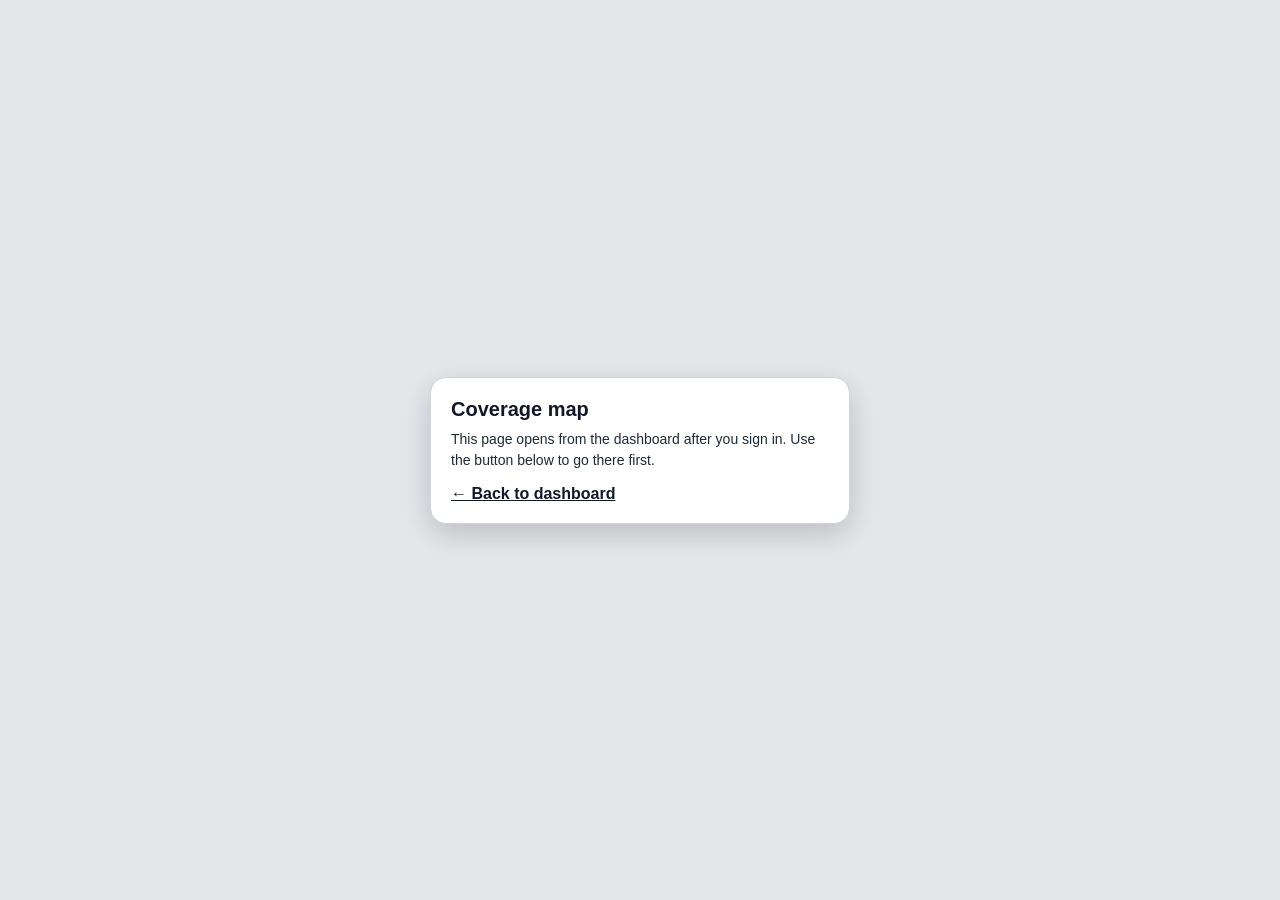
<file: coverage.html>
<!doctype html>
<html lang="en">
<head>
<meta charset="utf-8" />
<meta name="viewport" content="width=device-width, initial-scale=1, viewport-fit=cover" />
<meta name="color-scheme" content="light" />
<link rel="apple-touch-icon" href="apple-touch-icon.png">
<link rel="icon" type="image/png" sizes="512x512" href="icon-512.png">
<link rel="icon" type="image/png" sizes="192x192" href="icon-192.png">
<link rel="icon" type="image/png" sizes="32x32" href="favicon-32.png">
<title>Coverage map: Boulder Black Line</title>
<meta name="description" content="See where Boulder Black Line picks up and drops off: the Denver metro coverage map with covered ZIP codes, flat-fare towns, and venue zones.">
<link rel="stylesheet" href="assets/bbl-coverage/leaflet.css" />
<style>
  *{box-sizing:border-box}
  html,body{height:100%;margin:0;padding:0}
  body{font-family: ui-sans-system, -apple-system, BlinkMacSystemFont, "Segoe UI", Roboto, Helvetica, Arial, sans-serif; color:#111827; background:#e5e7eb; overflow:hidden}
  button,[role="button"]{min-height:36px}

  #map{position:absolute;inset:0;z-index:0;background:#ddd}

  /* Panel — always white / dark text per owner's readable-pages rule */
  .panel{
    position:absolute; z-index:1000;
    left:12px; top:12px;
    width: min(380px, calc(100vw - 24px));
    max-height: calc(100dvh - 24px);
    overflow:auto;
    background:#ffffff;
    border:1px solid #d1d5db;
    border-radius:16px;
    box-shadow:0 10px 30px rgba(0,0,0,.18), 0 2px 8px rgba(0,0,0,.12);
    padding:16px 16px 14px;
  }
  .panel::-webkit-scrollbar{width:6px}
  .panel::-webkit-scrollbar-thumb{background:#cbd5e1;border-radius:999px}

  .eyebrow{font-size:11px; letter-spacing:.08em; text-transform:uppercase; font-weight:700; color:#6b7280; margin:0 0 4px}
  h1{font-size:22px; line-height:1.15; letter-spacing:-.02em; margin:0; font-weight:800; color:#0f172a}
  .subtitle{font-size:13.5px; line-height:1.5; color:#1f2937; margin:8px 0 0}

  .legend{display:flex; gap:8px; margin-top:12px}
  .legend-item{
    flex:1; display:flex; align-items:center; gap:8px;
    border:1px solid #e5e7eb; border-radius:10px; padding:8px 10px;
    font-size:13px; font-weight:700; color:#111827; line-height:1.3;
  }
  .legend-swatch{width:22px; height:22px; border-radius:6px; flex-shrink:0}
  .swatch-green{background:#4ade80; border:2px solid #15803d}
  .swatch-white{background:#ffffff; border:2px solid #6b7280}

  .actions{display:flex; gap:8px; margin-top:12px; flex-wrap:wrap}
  .btn{
    appearance:none; border:1px solid #111827; background:#111827; color:#fff;
    font-size:13px; font-weight:700; padding:8px 12px; border-radius:999px; cursor:pointer; min-height:38px;
  }
  .btn.secondary{background:#fff; color:#111827; border-color:#9ca3af}
  .btn.green{background:#15803d; border-color:#14532d}
  .btn:active{transform:scale(.98)}

  .count-box{
    margin-top:14px; background:#f0fdf4; border:1.5px solid #16a34a; border-radius:12px; padding:12px;
    text-align:center;
  }
  .count-big{font-size:30px; font-weight:900; color:#14532d; line-height:1}
  .count-label{font-size:13px; font-weight:700; color:#14532d; margin-top:4px}
  .count-sub{font-size:12px; color:#166534; margin-top:2px}

  .section-label{font-size:11px; letter-spacing:.07em; text-transform:uppercase; font-weight:800; color:#6b7280; margin:16px 0 6px}
  .change-list{font-size:13.5px; line-height:1.65; color:#111827; font-weight:600; word-break:break-word}
  .change-list .zip-line{padding:2px 0; border-bottom:1px solid #f3f4f6}
  .change-list .zip-line:last-child{border-bottom:none}
  .change-empty{font-size:13px; line-height:1.5; color:#4b5563}
  .removed-box{background:#fef2f2; border:1px solid #fecaca; border-radius:12px; padding:10px 12px}
  .added-box{background:#f0fdf4; border:1px solid #bbf7d0; border-radius:12px; padding:10px 12px}

  .copy-actions{display:flex; gap:8px; margin-top:14px; flex-wrap:wrap; align-items:center}
  .copy-msg{font-size:13px; font-weight:800; color:#14532d}

  .session-note{
    margin-top:12px; background:#fffbeb; border:1.5px solid #f59e0b; border-radius:12px; padding:11px 12px;
    font-size:13px; line-height:1.5; color:#78350f;
  }
  .session-note strong{color:#92400e}

  .fare-note{font-size:12.5px; line-height:1.55; color:#374151; margin-top:12px}
  .footer-note{font-size:11.5px; line-height:1.5; color:#6b7280; margin-top:10px; border-top:1px solid #f3f4f6; padding-top:10px}

  [hidden]{display:none !important}

  .zip-label{
    background:transparent; border:none; box-shadow:none;
    font-size:12px; font-weight:800; color:#111827; letter-spacing:.02em;
    text-shadow:0 0 3px #fff, 0 0 3px #fff, 0 0 6px #fff, 0 0 6px #fff, 0 0 10px #fff;
  }
  .zip-label::before{display:none}
  .zip-toggle.is-on{background:#15803d; color:#ffffff; border-color:#14532d}
  #editBtn{background:#111827; color:#fff; border-color:#111827}
  #editBtn.editing{background:#b45309; color:#fff; border-color:#92400e}
  .mode-note{font-size:13px; font-weight:700; color:#374151; margin:10px 0 0}
  .zip-toggle:not(.is-on){background:#ffffff; color:#6b7280; border-color:#9ca3af}

  /* Venue stars */
  .venue-legend{
    margin-top:8px; display:flex; align-items:center; gap:2px;
    font-size:13px; font-weight:700; color:#111827; line-height:1.4;
  }
  .venue-toggle.is-on{background:#111827; color:#fde047; border-color:#111827}
  .venue-toggle:not(.is-on){background:#ffffff; color:#6b7280; border-color:#9ca3af}
  .venue-marker{background:transparent !important; border:none !important}
  .venue-hit{width:36px; height:36px; display:flex; align-items:center; justify-content:center; background:transparent; cursor:pointer}
  .venue-star{
    width:18px; height:18px; display:flex; align-items:center; justify-content:center;
    font-size:14px; line-height:1; color:#facc15;
    -webkit-text-stroke:0.7px #111827;
    text-shadow:0 0 1px #111827, 0 1px 2px rgba(0,0,0,.55), 0 0 3px rgba(0,0,0,.35);
    cursor:pointer; user-select:none; -webkit-user-select:none;
    filter:drop-shadow(0 1px 1px rgba(0,0,0,.4));
  }
  .pop-venue-name{font-size:15px; font-weight:900; line-height:1.15; color:#111827}
  .pop-venue-price{font-size:13px; font-weight:800; color:#14532d; margin-top:5px; background:#f0fdf4; border:1.5px solid #16a34a; border-radius:8px; padding:5px 7px}
  .pop-venue-rule{font-size:11px; line-height:1.4; color:#1f2937; margin-top:5px; text-align:left}

  /* Mountain town price tags + purple areas */
  .mountain-legend{
    margin-top:6px; display:flex; align-items:center; gap:2px;
    font-size:13px; font-weight:700; color:#111827; line-height:1.4;
  }
  .mountain-toggle.is-on{background:#7c3aed; color:#ffffff; border-color:#581c87}
  .mountain-toggle:not(.is-on){background:#ffffff; color:#6b7280; border-color:#9ca3af}
  .mountain-marker{background:transparent !important; border:none !important}
  .mountain-tag{
    display:flex; align-items:center; justify-content:center; gap:1px;
    background:#7c3aed; color:#ffffff; border:0.6px solid #581c87; border-radius:999px;
    font-size:4.2px; font-weight:800; line-height:1; white-space:nowrap; letter-spacing:.01em;
    box-shadow:0 0.6px 2.4px rgba(0,0,0,.35); padding:2.4px 3px;
    min-width:27.6px; min-height:10.8px; cursor:pointer; user-select:none; -webkit-user-select:none;
  }
  .pop-mountain-name{font-size:15px; font-weight:900; line-height:1.15; color:#111827}
  .pop-mountain-price{font-size:13px; font-weight:800; color:#581c87; margin-top:5px; background:#faf5ff; border:1.5px solid #7c3aed; border-radius:8px; padding:5px 7px}
  .pop-mountain-rule{font-size:11px; line-height:1.4; color:#1f2937; margin-top:5px; text-align:left}

  /* Mobile collapse toggle */
  .collapse-btn{display:none}
  @media (max-width:640px){
    /* Bottom sheet on phones: the top of the map stays visible and tappable */
    .panel{left:8px; top:auto; bottom:8px; width:calc(100vw - 16px); padding:14px 14px 12px; max-height:52dvh}
    .panel.collapsed{max-height:none}
    .panel.collapsed .collapsible{display:none}
    .collapse-btn{
      display:inline-flex; align-items:center; justify-content:center;
      margin-left:auto; border:1px solid #e5e7eb; background:#f9fafb; width:36px; height:36px; border-radius:999px; cursor:pointer; font-size:18px; flex-shrink:0;
    }
    h1{font-size:20px}
  }

  /* Tap popup — compact ZIP + city (staged Nov 22, 2026: ~70% of the original size) */
  .leaflet-popup-content-wrapper{border-radius:10px; box-shadow:0 8px 24px rgba(0,0,0,.25)}
  .leaflet-popup-content{margin:7px 8px; font-family:inherit; min-width:150px; text-align:center}
  .pop-zip{font-size:22px; font-weight:900; line-height:1; color:#111827; letter-spacing:.01em}
  .pop-city{font-size:12px; font-weight:700; color:#1f2937; margin-top:3px}
  .pop-state{display:inline-block; margin-top:6px; font-size:11px; font-weight:800; padding:3px 8px; border-radius:999px}
  .pop-state.in{background:#dcfce7; color:#14532d; border:1.5px solid #16a34a}
  .pop-state.out{background:#f3f4f6; color:#374151; border:1.5px solid #6b7280}
  .pop-hint{font-size:10.5px; color:#4b5563; margin-top:5px; line-height:1.35}
  .leaflet-control-zoom a{width:36px !important; height:36px !important; line-height:36px !important}
  .leaflet-control-attribution{font-size:10px; background:rgba(255,255,255,.85) !important}
</style>
<style>.skip-link{position:absolute;left:-9999px;top:0;background:#111;color:#fff;padding:10px 16px;z-index:200;border-radius:0 0 10px 0;font-weight:700}.skip-link:focus{left:0}</style>
<link rel="canonical" href="https://boulderblack.com/coverage">
<meta property="og:type" content="website"><meta property="og:site_name" content="Boulder Black Line"><meta property="og:title" content="Coverage map: Boulder Black Line"><meta property="og:description" content="See where Boulder Black Line picks up and drops off: the Denver metro coverage map with covered ZIP codes, flat-fare towns, and venue zones."><meta property="og:url" content="https://boulderblack.com/coverage"><meta property="og:image" content="https://boulderblack.com/icon-512.png"><meta name="twitter:card" content="summary"><meta name="twitter:title" content="Coverage map: Boulder Black Line"><meta name="twitter:description" content="See where Boulder Black Line picks up and drops off: the Denver metro coverage map with covered ZIP codes, flat-fare towns, and venue zones."><meta name="twitter:image" content="https://boulderblack.com/icon-512.png">
</head>
<body>
<a class="skip-link" href="#map">Skip to content</a>

<div id="map" aria-label="Coverage map" hidden></div>

<div id="covLocked" style="position:absolute;inset:0;z-index:2000;display:flex;align-items:center;justify-content:center;background:#e5e7eb;padding:16px">
  <div style="background:#fff;border:1px solid #d1d5db;border-radius:16px;padding:20px;max-width:420px;width:100%;box-shadow:0 10px 30px rgba(0,0,0,.18)">
    <p style="font-size:20px;margin:0 0 8px;font-weight:700">Coverage map</p>
    <p id="covLockedMsg" style="font-size:14px;line-height:1.5;color:#1f2937;margin:0 0 14px">Checking your sign-in…</p>
    <a href="/owner.html" style="font-weight:700;color:#111827">← Back to dashboard</a>
  </div>
</div>

<aside class="panel" id="panel" aria-label="ZIP coverage picker controls" hidden>
  <div style="display:flex;justify-content:space-between;align-items:center;margin-bottom:10px"><a href="/owner.html" style="font-weight:700;color:#111827;font-size:14px">← Back to dashboard</a><span id="covRole" style="font-size:12.5px;font-weight:700;color:#374151"></span></div>
  <div style="display:flex; align-items:flex-start; gap:8px">
    <div style="flex:1; min-width:0">
      <p class="eyebrow">Boulder Black Line • Dashboard</p>
      <h1>Coverage map</h1>
    </div>
    <button class="collapse-btn" id="collapseBtn" aria-label="Collapse panel" title="Show / hide panel">−</button>
  </div>

  <div class="collapsible" id="collapsible">
    <p class="subtitle"><strong>Live coverage: the shipped 124 ZIPs are green.</strong> Green = in coverage. White = not covered. In view mode, tap a ZIP to see its number and city in big text. Nothing changes. Tap <strong>Edit</strong> to change coverage: in edit mode, tap a green ZIP to take it out, tap a white ZIP to add it in. Zoom in to read the ZIP numbers.</p>

    <div class="legend" aria-label="Legend">
      <div class="legend-item"><span class="legend-swatch swatch-green"></span> Green<br />In coverage</div>
      <div class="legend-item"><span class="legend-swatch swatch-white"></span> White<br />Not covered</div>
    </div>
    <div class="venue-legend">★ = venue. Tap a star to see its price.</div>
    <div class="mountain-legend">Purple areas + price tags = flat-rate towns (mountain and city). Tap for the fare.</div>

    <div class="actions">
      <button class="btn" id="metroBtn">Denver metro view</button>
      <button class="btn secondary" id="allBtn">See all ZIPs</button>
      <button class="btn" id="editBtn" aria-pressed="false">Edit</button>
      <button class="btn secondary zip-toggle is-on" id="zipBtn" aria-pressed="true" aria-label="Show or hide ZIP codes">ZIP codes</button>
      <button class="btn secondary venue-toggle is-on" id="venueBtn" aria-pressed="true" aria-label="Show or hide venue stars">Venues ★</button>
      <button class="btn secondary mountain-toggle is-on" id="mountainBtn" aria-pressed="true" aria-label="Show or hide flat towns">Flat towns ▲</button>
    </div>

    <p class="mode-note" id="modeNote">View mode: taps only look. Nothing can change.</p>

    <div class="count-box">
      <div class="count-big" id="covCount">…</div>
      <div class="count-label">ZIP codes in coverage</div>
      <div class="count-sub" id="covSub">Counting…</div>
    </div>

    <p class="section-label">Removed from shipped coverage</p>
    <div class="removed-box">
      <div class="change-empty" id="removedEmpty">None. You haven't removed any ZIP yet.</div>
      <div class="change-list" id="removedList" hidden></div>
    </div>

    <p class="section-label">Added by you</p>
    <div class="added-box">
      <div class="change-empty" id="addedEmpty">None. You haven't added any ZIP yet.</div>
      <div class="change-list" id="addedList" hidden></div>
    </div>

    <div class="copy-actions">
      <button class="btn green" id="copyBtn">Copy coverage list</button>
      <button class="btn secondary" id="resetBtn">Reset to shipped coverage</button>
      <span class="copy-msg" id="copyMsg" aria-live="polite"></span>
    </div>

    <div class="session-note"><strong>Changes here make a list. Send it to be applied.</strong> Your picks last only while this page stays open. They are not saved, and they do not change any fares by themselves. When your map looks right, tap <strong>Copy coverage list</strong> and send the list in.</div>

    <p class="fare-note">Venues and mountain towns keep their own flat prices even inside a green ZIP. Green here means regular mileage coverage for the other addresses in that ZIP.</p>

    <p class="footer-note">ZIP boundaries are real Census ZIP code areas (ZCTA). City names are each ZIP's primary city. 301 ZIP codes are on this map.</p>
    <p class="footer-note">Build 23 · v2026.11.26-build23 · 2026-11-26</p>
    <p class="footer-note"><a href="/index.html">Home</a></p>
  </div>
</aside>

<script>
  window.__startCoverage = function(){
  // ——— Shipped live coverage — the owner's 124 ZIPs, live Nov 22, 2026 (v3.10.2111 + backend). This list IS the default; no circle or box test. ———
  var SHIPPED_ZIP_LIST = ["80002","80003","80004","80005","80007","80010","80011","80012","80013","80014","80015","80016","80017","80018","80019","80020","80021","80022","80023","80024","80025","80026","80027","80030","80031","80033","80045","80108","80110","80111","80112","80113","80120","80121","80122","80123","80124","80125","80126","80127","80128","80129","80130","80131","80134","80137","80138","80202","80203","80204","80205","80206","80207","80209","80210","80211","80212","80214","80215","80216","80218","80219","80220","80221","80222","80223","80224","80226","80227","80228","80229","80230","80231","80232","80233","80234","80235","80236","80237","80238","80239","80241","80246","80247","80249","80260","80264","80290","80293","80294","80301","80302","80303","80304","80305","80310","80401","80403","80419","80427","80433","80439","80453","80454","80457","80465","80471","80501","80503","80504","80514","80516","80520","80530","80542","80544","80601","80602","80603","80621","80623","80640","80642","80651"];
  var SHIPPED_ZIPS = {};
  SHIPPED_ZIP_LIST.forEach(function(z){ SHIPPED_ZIPS[z] = true; });

  // ZIP -> primary city, joined from a public US ZIP codes dataset (city + state) onto the Census ZCTA polygons by ZIP.
  var ZIP_CITY = {"80002":"Arvada, CO","80003":"Arvada, CO","80004":"Arvada, CO","80005":"Arvada, CO","80007":"Arvada, CO","80010":"Aurora, CO","80011":"Aurora, CO","80012":"Aurora, CO","80013":"Aurora, CO","80014":"Aurora, CO","80015":"Aurora, CO","80016":"Aurora, CO","80017":"Aurora, CO","80018":"Aurora, CO","80019":"Aurora, CO","80020":"Broomfield, CO","80021":"Broomfield, CO","80022":"Commerce City, CO","80023":"Thornton, CO","80024":"Dupont, CO","80025":"Eldorado Springs, CO","80026":"Lafayette, CO","80027":"Louisville, CO","80030":"Westminster, CO","80031":"Westminster, CO","80033":"Wheat Ridge, CO","80045":"Aurora, CO","80102":"Bennett, CO","80104":"Castle Rock, CO","80105":"Deer Trail, CO","80106":"Elbert, CO","80107":"Elizabeth, CO","80108":"Castle Rock, CO","80109":"Castle Rock, CO","80110":"Englewood, CO","80111":"Englewood, CO","80112":"Englewood, CO","80113":"Englewood, CO","80116":"Franktown, CO","80117":"Kiowa, CO","80118":"Larkspur, CO","80120":"Littleton, CO","80121":"Littleton, CO","80122":"Littleton, CO","80123":"Littleton, CO","80124":"Littleton, CO","80125":"Littleton, CO","80126":"Littleton, CO","80127":"Littleton, CO","80128":"Littleton, CO","80129":"Littleton, CO","80130":"Littleton, CO","80131":"Louviers, CO","80132":"Monument, CO","80133":"Palmer Lake, CO","80134":"Parker, CO","80135":"Sedalia, CO","80136":"Strasburg, CO","80137":"Watkins, CO","80138":"Parker, CO","80202":"Denver, CO","80203":"Denver, CO","80204":"Denver, CO","80205":"Denver, CO","80206":"Denver, CO","80207":"Denver, CO","80209":"Denver, CO","80210":"Denver, CO","80211":"Denver, CO","80212":"Denver, CO","80214":"Denver, CO","80215":"Denver, CO","80216":"Denver, CO","80218":"Denver, CO","80219":"Denver, CO","80220":"Denver, CO","80221":"Denver, CO","80222":"Denver, CO","80223":"Denver, CO","80224":"Denver, CO","80226":"Denver, CO","80227":"Denver, CO","80228":"Denver, CO","80229":"Denver, CO","80230":"Denver, CO","80231":"Denver, CO","80232":"Denver, CO","80233":"Denver, CO","80234":"Denver, CO","80235":"Denver, CO","80236":"Denver, CO","80237":"Denver, CO","80238":"Denver, CO","80239":"Denver, CO","80241":"Denver, CO","80246":"Denver, CO","80247":"Denver, CO","80249":"Denver, CO","80260":"Denver, CO","80264":"Denver, CO","80290":"Denver, CO","80293":"Denver, CO","80294":"Denver, CO","80301":"Boulder, CO","80302":"Boulder, CO","80303":"Boulder, CO","80304":"Boulder, CO","80305":"Boulder, CO","80310":"Boulder, CO","80401":"Golden, CO","80403":"Golden, CO","80419":"Golden, CO","80420":"Alma, CO","80421":"Bailey, CO","80422":"Black Hawk, CO","80423":"Bond, CO","80424":"Breckenridge, CO","80425":"Buffalo Creek, CO","80426":"Burns, CO","80427":"Central City, CO","80428":"Clark, CO","80432":"Como, CO","80433":"Conifer, CO","80435":"Dillon, CO","80436":"Dumont, CO","80438":"Empire, CO","80439":"Evergreen, CO","80440":"Fairplay, CO","80442":"Fraser, CO","80443":"Frisco, CO","80444":"Georgetown, CO","80446":"Granby, CO","80447":"Grand Lake, CO","80448":"Grant, CO","80449":"Hartsel, CO","80451":"Hot Sulphur Springs, CO","80452":"Idaho Springs, CO","80453":"Idledale, CO","80454":"Indian Hills, CO","80455":"Jamestown, CO","80456":"Jefferson, CO","80457":"Kittredge, CO","80459":"Kremmling, CO","80461":"Leadville, CO","80463":"Mc Coy, CO","80465":"Morrison, CO","80466":"Nederland, CO","80467":"Oak Creek, CO","80468":"Parshall, CO","80469":"Phippsburg, CO","80470":"Pine, CO","80471":"Pinecliffe, CO","80473":"Rand, CO","80475":"Shawnee, CO","80476":"Silver Plume, CO","80477":"Steamboat Springs, CO","80478":"Tabernash, CO","80479":"Toponas, CO","80480":"Walden, CO","80481":"Ward, CO","80482":"Winter Park, CO","80483":"Yampa, CO","80487":"Steamboat Springs, CO","80488":"Steamboat Springs, CO","80497":"Silverthorne, CO","80498":"Silverthorne, CO","80501":"Longmont, CO","80503":"Longmont, CO","80504":"Longmont, CO","80510":"Allenspark, CO","80511":"Estes Park, CO","80512":"Bellvue, CO","80513":"Berthoud, CO","80514":"Dacono, CO","80515":"Drake, CO","80516":"Erie, CO","80517":"Estes Park, CO","80520":"Firestone, CO","80521":"Fort Collins, CO","80524":"Fort Collins, CO","80525":"Fort Collins, CO","80526":"Fort Collins, CO","80528":"Fort Collins, CO","80530":"Frederick, CO","80532":"Glen Haven, CO","80534":"Johnstown, CO","80535":"Laporte, CO","80536":"Livermore, CO","80537":"Loveland, CO","80538":"Loveland, CO","80540":"Lyons, CO","80542":"Mead, CO","80543":"Milliken, CO","80544":"Niwot, CO","80546":"Severance, CO","80547":"Timnath, CO","80549":"Wellington, CO","80550":"Windsor, CO","80601":"Brighton, CO","80602":"Brighton, CO","80603":"Brighton, CO","80610":"Ault, CO","80611":"Briggsdale, CO","80615":"Eaton, CO","80620":"Evans, CO","80621":"Fort Lupton, CO","80622":"Galeton, CO","80623":"Gilcrest, CO","80624":"Gill, CO","80631":"Greeley, CO","80634":"Greeley, CO","80640":"Henderson, CO","80642":"Hudson, CO","80643":"Keenesburg, CO","80644":"Kersey, CO","80645":"La Salle, CO","80648":"Nunn, CO","80649":"Orchard, CO","80650":"Pierce, CO","80651":"Platteville, CO","80652":"Roggen, CO","80729":"Grover, CO","80808":"Calhan, CO","80809":"Cascade, CO","80813":"Cripple Creek, CO","80814":"Divide, CO","80816":"Florissant, CO","80817":"Fountain, CO","80819":"Green Mountain Falls, CO","80820":"Guffey, CO","80827":"Lake George, CO","80829":"Manitou Springs, CO","80831":"Peyton, CO","80840":"U S A F Academy, CO","80860":"Victor, CO","80863":"Woodland Park, CO","80864":"Yoder, CO","80902":"Colorado Springs, CO","80903":"Colorado Springs, CO","80904":"Colorado Springs, CO","80905":"Colorado Springs, CO","80906":"Colorado Springs, CO","80907":"Colorado Springs, CO","80908":"Colorado Springs, CO","80909":"Colorado Springs, CO","80910":"Colorado Springs, CO","80911":"Colorado Springs, CO","80913":"Colorado Springs, CO","80914":"Colorado Springs, CO","80915":"Colorado Springs, CO","80916":"Colorado Springs, CO","80917":"Colorado Springs, CO","80918":"Colorado Springs, CO","80919":"Colorado Springs, CO","80920":"Colorado Springs, CO","80921":"Colorado Springs, CO","80922":"Colorado Springs, CO","80923":"Colorado Springs, CO","80924":"Colorado Springs, CO","80925":"Colorado Springs, CO","80926":"Colorado Springs, CO","80927":"Colorado Springs, CO","80928":"Colorado Springs, CO","80929":"Colorado Springs, CO","80930":"Colorado Springs, CO","80938":"Colorado Springs, CO","80939":"Colorado Springs, CO","80951":"Colorado Springs, CO","81008":"Pueblo, CO","81201":"Salida, CO","81210":"Almont, CO","81211":"Buena Vista, CO","81212":"Canon City, CO","81223":"Cotopaxi, CO","81224":"Crested Butte, CO","81225":"Crested Butte, CO","81230":"Gunnison, CO","81236":"Nathrop, CO","81237":"Ohio City, CO","81239":"Parlin, CO","81240":"Penrose, CO","81241":"Pitkin, CO","81248":"Sargents, CO","81251":"Twin Lakes, CO","81611":"Aspen, CO","81612":"Aspen, CO","81615":"Snowmass Village, CO","81620":"Avon, CO","81621":"Basalt, CO","81623":"Carbondale, CO","81631":"Eagle, CO","81632":"Edwards, CO","81637":"Gypsum, CO","81642":"Meredith, CO","81645":"Minturn, CO","81649":"Red Cliff, CO","81654":"Snowmass, CO","81655":"Wolcott, CO","81656":"Woody Creek, CO","81657":"Vail, CO","82063":"Jelm, WY"};

  function esc(s){ return String(s).replace(/&/g,"&amp;").replace(/</g,"&lt;").replace(/>/g,"&gt;"); }
  function cityLabel(zip){
    var c = ZIP_CITY[zip];
    return c ? (zip + ", " + c) : zip;
  }

  var isMobile = window.matchMedia && window.matchMedia("(max-width: 640px)").matches;
  var map = L.map("map", { zoomControl:false, scrollWheelZoom:true, touchZoom:true, doubleClickZoom:true });
  L.control.zoom({ position: isMobile ? "topright" : "bottomright" }).addTo(map);
  if (isMobile && map.attributionControl) map.attributionControl.setPosition("topright");

  var METRO_BOX = { minLat: 39.35, maxLat: 40.30, minLng: -105.55, maxLng: -104.35 };
  var metroBounds = L.latLngBounds([[METRO_BOX.minLat, METRO_BOX.minLng],[METRO_BOX.maxLat, METRO_BOX.maxLng]]);
  var allBounds = L.latLngBounds([[38.55,-107.6],[40.95,-103.85]]);
  function mobileBottomPad(){ return Math.round((window.innerHeight || 700) * 0.55) + 8; }
  function fitMetro(){
    if (isMobile){ map.fitBounds(metroBounds, { paddingTopLeft:[10,10], paddingBottomRight:[10, mobileBottomPad()] }); }
    else { map.fitBounds(metroBounds, { paddingTopLeft:[396,16], paddingBottomRight:[16,16] }); }
  }
  function fitAll(){
    if (isMobile){ map.fitBounds(allBounds, { paddingTopLeft:[10,10], paddingBottomRight:[10, mobileBottomPad()] }); }
    else { map.fitBounds(allBounds, { padding:[10,10] }); }
  }
  fitMetro();

  L.tileLayer("https://{s}.tile.openstreetmap.org/{z}/{x}/{y}.png", {
    maxZoom: 19,
    attribution: '&copy; <a href="https://www.openstreetmap.org/copyright">OpenStreetMap</a> contributors'
  }).addTo(map);
  L.control.scale({ imperial:true, metric:true, position: isMobile ? "topright" : "bottomleft" }).addTo(map);

  // ——— Default coverage is exactly the shipped 124-ZIP list above ———

  // ——— Coverage state (session only — nothing is stored) ————————
  var defaultCovered = {}; // zip -> true if green by default
  var covered = {};        // zip -> true if currently green
  var zipLayers = {};      // zip -> L.GeoJSON group
  var totalZips = 0;

  var STYLE_GREEN = { color:"#15803d", weight:1.4, fillColor:"#22c55e", fillOpacity:0.45 };
  var STYLE_WHITE = { color:"#6b7280", weight:1.1, fillColor:"#ffffff", fillOpacity:0.6 };
  function styleFor(zip){ return covered[zip] ? STYLE_GREEN : STYLE_WHITE; }
  function applyStyle(zip){ if (zipLayers[zip]) zipLayers[zip].setStyle(styleFor(zip)); }

  function sortedKeys(obj){ return Object.keys(obj).sort(); }
  function greenZips(){ return sortedKeys(covered).filter(function(z){ return covered[z]; }); }
  function removedZips(){ return sortedKeys(defaultCovered).filter(function(z){ return defaultCovered[z] && !covered[z]; }); }
  function addedZips(){ return sortedKeys(covered).filter(function(z){ return covered[z] && !defaultCovered[z]; }); }

  function renderChangeList(listEl, emptyEl, zips){
    if (zips.length){
      emptyEl.hidden = true; listEl.hidden = false;
      listEl.innerHTML = zips.map(function(z){ return '<div class="zip-line">' + esc(cityLabel(z)) + '</div>'; }).join("");
    } else {
      listEl.hidden = true; emptyEl.hidden = false;
      listEl.innerHTML = "";
    }
  }
  function refreshPanel(){
    var green = greenZips();
    document.getElementById("covCount").textContent = green.length;
    document.getElementById("covSub").textContent = "out of " + totalZips + " ZIP codes on the map · " + Object.keys(defaultCovered).filter(function(z){ return defaultCovered[z]; }).length + " in shipped live coverage";
    renderChangeList(document.getElementById("removedList"), document.getElementById("removedEmpty"), removedZips());
    renderChangeList(document.getElementById("addedList"), document.getElementById("addedEmpty"), addedZips());
  }

  function popupHtml(zip){
    var city = ZIP_CITY[zip];
    var isIn = !!covered[zip];
    return '<div>'
      + '<div class="pop-zip">' + esc(zip) + '</div>'
      + (city ? '<div class="pop-city">' + esc(city) + '</div>' : '')
      + '<div><span class="pop-state ' + (isIn ? 'in' : 'out') + '">' + (isIn ? '● In coverage' : '○ Not covered') + '</span></div>'
      + '<div class="pop-hint">' + (editMode ? (isIn ? 'Tap this ZIP again to remove it from coverage.' : 'Tap this ZIP again to add it back to coverage.') : 'View only. Tap Edit above to change coverage.') + '</div>'
      + '</div>';
  }

  var zipLayerGroup = L.layerGroup();
  var zipLabelGroup = L.layerGroup();

  if (typeof ZIP_DATA !== "undefined" && ZIP_DATA.features){
    ZIP_DATA.features.forEach(function(f){
      var zip = f.properties.z;
      totalZips++;
      var isDefault = !!SHIPPED_ZIPS[zip];
      defaultCovered[zip] = isDefault;
      covered[zip] = isDefault;
      var layer = L.geoJSON(f, { style: styleFor(zip) });
      layer.eachLayer(function(poly){
        poly.on("click", function(e){
          if (editMode){
            if (covered[zip]){ delete covered[zip]; } else { covered[zip] = true; }
            applyStyle(zip);
            refreshPanel();
          }
          L.popup({ maxWidth: 210, closeButton: true })
            .setLatLng(e.latlng)
            .setContent(popupHtml(zip))
            .openOn(map);
        });
      });
      zipLayers[zip] = layer;
      layer.addTo(zipLayerGroup);
      var tip = L.tooltip({ permanent:true, direction:"center", className:"zip-label", interactive:false })
        .setLatLng([f.properties.c[0], f.properties.c[1]])
        .setContent(zip);
      tip.addTo(zipLabelGroup);
    });
  }
  zipLayerGroup.addTo(map);
  var zipsVisible = true;

  // ——— Venue stars — venues only, NOT mountain towns ————————————
  var VENUES = [
    { name: "Empower Field", lat: 39.743987, lng: -105.020102 },
    { name: "Ball Arena", lat: 39.74864, lng: -105.007786 },
    { name: "Coors Field", lat: 39.755992, lng: -104.994174 },
    { name: "Dick's Sporting Goods Park", lat: 39.805662, lng: -104.891804 },
    { name: "Folsom Field", lat: 40.009497, lng: -105.266919 },
    { name: "Red Rocks Amphitheatre", lat: 39.665554, lng: -105.205250 },
    { name: "Fiddler's Green Amphitheatre", lat: 39.600493, lng: -104.893867 },
    { name: "Centennial Center Park", lat: 39.596585, lng: -104.837442 }
  ];
  function venuePopupHtml(v){
    return '<div>'
      + '<div class="pop-venue-name">★ ' + esc(v.name) + '</div>'
      + '<div class="pop-venue-price">Venue fare: flat $200</div>'
      + '<div class="pop-venue-rule">Flat $200 when the other end is in coverage. From outside coverage: mileage fare with a $200 minimum.</div>'
      + '</div>';
  }
  var venueLayerGroup = L.layerGroup();
  var venueStarIcon = L.divIcon({
    className: "venue-marker",
    html: '<div class="venue-hit"><div class="venue-star" aria-hidden="true">★</div></div>',
    iconSize: [36, 36],
    iconAnchor: [18, 18],
    popupAnchor: [0, -14]
  });
  VENUES.forEach(function(v){
    var marker = L.marker([v.lat, v.lng], { icon: venueStarIcon, title: v.name, alt: v.name, keyboard: true, zIndexOffset: 1000 });
    marker.bindPopup(venuePopupHtml(v), { maxWidth: 210, closeButton: true });
    marker.addTo(venueLayerGroup);
  });
  venueLayerGroup.addTo(map);
  var venuesVisible = true;

  // ——— Mountain towns — purple price tags + purple coverage circles ———
  var MOUNTAIN_TOWNS = [
    { name: "Aspen", lat: 39.1907, lng: -106.8192, priceLabel: "$1,200", circles: [[39.1907,-106.8192,2500],[39.1826,-106.8553,1000],[39.2053,-106.8608,1000],[39.2143,-106.9458,2000],[39.2232,-106.8688,1000]] },
    { name: "Glenwood Springs", lat: 39.5500, lng: -107.3248, priceLabel: "$950", circles: [[39.5500,-107.3248,2000]] },
    { name: "Vail", lat: 39.6403, lng: -106.3709, priceLabel: "$800", circles: [[39.6403,-106.3709,2500]] },
    { name: "Eagle", lat: 39.6553, lng: -106.8287, priceLabel: "$800", circles: [[39.6553,-106.8287,2500],[39.6426,-106.9177,1500]] },
    { name: "Copper Mountain", lat: 39.5008, lng: -106.1465, priceLabel: "$700", circles: [[39.5008,-106.1465,2000]] },
    { name: "Breckenridge", lat: 39.4821, lng: -106.0487, priceLabel: "$700", circles: [[39.4821,-106.0487,2000]] },
    { name: "Keystone", lat: 39.6003, lng: -105.9831, priceLabel: "$600", circles: [[39.6003,-105.9831,2500]] },
    { name: "Winter Park", lat: 39.8869, lng: -105.7625, priceLabel: "$500", circles: [[39.8869,-105.7625,4000]] },
    { name: "Frisco", lat: 39.5755, lng: -106.0952, priceLabel: "$500", circles: [[39.5755,-106.0952,2500]] },
    { name: "Silverthorne", lat: 39.6383, lng: -106.0747, priceLabel: "$500", circles: [[39.6383,-106.0747,2500]] },
    { name: "Loveland Ski Area", lat: 39.6814, lng: -105.9145, priceLabel: "$450", circles: [[39.6814,-105.9145,2000]] },
    { name: "Estes Park", lat: 40.3772, lng: -105.5232, priceLabel: "$350", circles: [[40.3772,-105.5232,3000]] },
    { name: "Idaho Springs", lat: 39.7426, lng: -105.5136, priceLabel: "$350", circles: [[39.7426,-105.5136,2500]] },
    { name: "Empire", lat: 39.7611, lng: -105.6830, priceLabel: "$350", circles: [[39.7611,-105.6830,1500]] },
    { name: "Georgetown", lat: 39.7062, lng: -105.6971, priceLabel: "$350", circles: [[39.7062,-105.6971,2000]] },
    { name: "Silver Plume", lat: 39.6961, lng: -105.7258, priceLabel: "$350", circles: [[39.6961,-105.7258,1200]] },
    { name: "Downieville", lat: 39.7662, lng: -105.6138, priceLabel: "$350", circles: [[39.7662,-105.6138,1200]] },
    { name: "Lyons", lat: 40.2244, lng: -105.2705, priceLabel: "$300", circles: [[40.2244,-105.2705,2500]] },
    { name: "Dillon", lat: 39.6303, lng: -106.0433, priceLabel: "$500", circles: [[39.6303,-106.0433,2500]] },
    { name: "Nederland", lat: 39.9614, lng: -105.5108, priceLabel: "$250", circles: [[39.9614,-105.5108,2000]] }
  ];
  function mountainPopupHtml(t){
    return '<div>'
      + '<div class="pop-mountain-name">▲ ' + esc(t.name) + '</div>'
      + '<div class="pop-mountain-price">Mountain fare: flat ' + esc(t.priceLabel) + '</div>'
      + '<div class="pop-mountain-rule">Flat both ways between this town and DIA or the covered area. Town to town: the higher flat wins.</div>'
      + '</div>';
  }
  // ——— City flat-fare towns — SAME purple layer, tags, areas and toggle as mountain towns ———
  var CITY_TOWNS = [
    { name: "Colorado Springs", lat: 38.8339, lng: -104.8214, priceLabel: "$350", circles: [[38.8339,-104.8214,12000]] },
    { name: "Fort Collins", lat: 40.5853, lng: -105.0844, priceLabel: "$250", circles: [[40.5853,-105.0844,11000]] },
    { name: "Castle Rock", lat: 39.3722, lng: -104.8561, priceLabel: "$250", circles: [[39.3722,-104.8561,12000]] },
    { name: "Evergreen", lat: 39.6317, lng: -105.3221, priceLabel: "$250", circles: [[39.6317,-105.3221,8000]] },
    { name: "Loveland", lat: 40.3978, lng: -105.0750, priceLabel: "$300", circles: [[40.3978,-105.0750,9500]] },
    { name: "Pueblo", lat: 38.272, lng: -104.600, priceLabel: "$450", circles: [[38.272,-104.600,11500],[38.330,-104.720,9500]] }
  ];
  function cityPopupHtml(t){
    return '<div>'
      + '<div class="pop-mountain-name">▲ ' + esc(t.name) + '</div>'
      + '<div class="pop-mountain-price">City fare: flat ' + esc(t.priceLabel) + '</div>'
      + '<div class="pop-mountain-rule">Flat both ways between this town and DIA or the covered area. Town to town: the higher flat wins.</div>'
      + '</div>';
  }
  var MOUNTAIN_CIRCLE_STYLE = { color: "#7c3aed", weight: 2, fillColor: "#a855f7", fillOpacity: 0.18 };
  var mountainLayerGroup = L.layerGroup();
  MOUNTAIN_TOWNS.forEach(function(t){
    t.circles.forEach(function(c){
      var circle = L.circle([c[0], c[1]], { radius: c[2], color: MOUNTAIN_CIRCLE_STYLE.color, weight: MOUNTAIN_CIRCLE_STYLE.weight, fillColor: MOUNTAIN_CIRCLE_STYLE.fillColor, fillOpacity: MOUNTAIN_CIRCLE_STYLE.fillOpacity });
      circle.bindPopup(mountainPopupHtml(t), { maxWidth: 210, closeButton: true });
      circle.addTo(mountainLayerGroup);
    });
  });
  MOUNTAIN_TOWNS.forEach(function(t){
    var tagIcon = L.divIcon({
      className: "mountain-marker",
      html: '<div class="mountain-tag"><span aria-hidden="true">▲</span> <span>' + esc(t.priceLabel) + '</span></div>',
      iconSize: [31, 12],
      iconAnchor: [16, 6],
      popupAnchor: [0, -6]
    });
    var marker = L.marker([t.lat, t.lng], { icon: tagIcon, title: t.name + " " + t.priceLabel, alt: t.name, keyboard: true, zIndexOffset: 900 });
    marker.bindPopup(mountainPopupHtml(t), { maxWidth: 210, closeButton: true });
    marker.addTo(mountainLayerGroup);
  });
  CITY_TOWNS.forEach(function(t){
    t.circles.forEach(function(c){
      var circle = L.circle([c[0], c[1]], { radius: c[2], color: MOUNTAIN_CIRCLE_STYLE.color, weight: MOUNTAIN_CIRCLE_STYLE.weight, fillColor: MOUNTAIN_CIRCLE_STYLE.fillColor, fillOpacity: MOUNTAIN_CIRCLE_STYLE.fillOpacity });
      circle.bindPopup(cityPopupHtml(t), { maxWidth: 210, closeButton: true });
      circle.addTo(mountainLayerGroup);
    });
  });
  CITY_TOWNS.forEach(function(t){
    var tagIcon = L.divIcon({
      className: "mountain-marker",
      html: '<div class="mountain-tag"><span aria-hidden="true">▲</span> <span>' + esc(t.priceLabel) + '</span></div>',
      iconSize: [31, 12],
      iconAnchor: [16, 6],
      popupAnchor: [0, -6]
    });
    var marker = L.marker([t.lat, t.lng], { icon: tagIcon, title: t.name + " " + t.priceLabel, alt: t.name, keyboard: true, zIndexOffset: 900 });
    marker.bindPopup(cityPopupHtml(t), { maxWidth: 210, closeButton: true });
    marker.addTo(mountainLayerGroup);
  });
  mountainLayerGroup.addTo(map);
  var mountainsVisible = true;

  function syncZipLabels(){
    var show = zipsVisible && map.getZoom() >= 10;
    if (show){ if (!map.hasLayer(zipLabelGroup)) zipLabelGroup.addTo(map); }
    else { if (map.hasLayer(zipLabelGroup)) map.removeLayer(zipLabelGroup); }
  }
  map.on("zoomend", syncZipLabels);
  syncZipLabels();
  refreshPanel();

  // ——— Edit-mode gate (owner, 2026-11-22): the page opens in VIEW
  // mode — taps only open the ZIP popup and can never change
  // coverage. Edit mode (the Edit button, which becomes Done) is
  // the only state in which taps toggle ZIPs. Leaving edit mode
  // keeps the change lists and the copy-out exactly as they are.
  var editMode = false;
  var editBtn = document.getElementById("editBtn");
  var modeNote = document.getElementById("modeNote");
  function syncMode(){
    editBtn.textContent = editMode ? "Done" : "Edit";
    editBtn.setAttribute("aria-pressed", editMode ? "true" : "false");
    editBtn.classList.toggle("editing", editMode);
    modeNote.textContent = editMode ? "Edit mode: tap a ZIP to add or remove it. Tap Done when you finish." : "View mode: taps only look. Nothing can change.";
  }
  editBtn.addEventListener("click", function(){ editMode = !editMode; map.closePopup(); syncMode(); });
  syncMode();
  // Auto-lock on close (owner, 2026-11-22): edit mode is never
  // stored anywhere — it lives only in this page's memory, so
  // closing or leaving the page discards it and every fresh open
  // starts locked in view mode, Done or no Done. If a browser
  // restores the page from its back/forward cache (which can
  // resurrect in-memory state), the lock snaps back on there too.
  window.addEventListener("pageshow", function(e){ if (e && e.persisted && editMode){ editMode = false; map.closePopup(); syncMode(); } });
  window.addEventListener("pagehide", function(){ if (editMode){ editMode = false; syncMode(); } });

  // ——— Panel buttons ————————————————————————————————————————————
  document.getElementById("metroBtn").addEventListener("click", function(){ fitMetro(); });
  document.getElementById("allBtn").addEventListener("click", function(){ fitAll(); });

  document.getElementById("zipBtn").addEventListener("click", function(){
    zipsVisible = !zipsVisible;
    var btn = document.getElementById("zipBtn");
    btn.setAttribute("aria-pressed", zipsVisible ? "true" : "false");
    btn.classList.toggle("is-on", zipsVisible);
    if (zipsVisible){
      if (!map.hasLayer(zipLayerGroup)) zipLayerGroup.addTo(map);
      zipLayerGroup.eachLayer(function(l){ if (l.bringToBack) l.bringToBack(); });
      syncZipLabels();
    } else {
      if (map.hasLayer(zipLayerGroup)) map.removeLayer(zipLayerGroup);
      if (map.hasLayer(zipLabelGroup)) map.removeLayer(zipLabelGroup);
      map.closePopup();
    }
  });

  document.getElementById("venueBtn").addEventListener("click", function(){
    venuesVisible = !venuesVisible;
    var btn = document.getElementById("venueBtn");
    btn.setAttribute("aria-pressed", venuesVisible ? "true" : "false");
    btn.classList.toggle("is-on", venuesVisible);
    if (venuesVisible){ if (!map.hasLayer(venueLayerGroup)) venueLayerGroup.addTo(map); }
    else { if (map.hasLayer(venueLayerGroup)) map.removeLayer(venueLayerGroup); map.closePopup(); }
  });

  document.getElementById("mountainBtn").addEventListener("click", function(){
    mountainsVisible = !mountainsVisible;
    var btn = document.getElementById("mountainBtn");
    btn.setAttribute("aria-pressed", mountainsVisible ? "true" : "false");
    btn.classList.toggle("is-on", mountainsVisible);
    if (mountainsVisible){ if (!map.hasLayer(mountainLayerGroup)) mountainLayerGroup.addTo(map); }
    else { if (map.hasLayer(mountainLayerGroup)) map.removeLayer(mountainLayerGroup); map.closePopup(); }
  });

  document.getElementById("resetBtn").addEventListener("click", function(){
    if (!editMode){
      var rmsg = document.getElementById("copyMsg");
      rmsg.textContent = "Tap Edit to make changes.";
      setTimeout(function(){ rmsg.textContent = ""; }, 3000);
      return;
    }
    covered = {};
    Object.keys(defaultCovered).forEach(function(z){ if (defaultCovered[z]) covered[z] = true; });
    Object.keys(zipLayers).forEach(function(z){ applyStyle(z); });
    map.closePopup();
    refreshPanel();
    var msg = document.getElementById("copyMsg");
    msg.textContent = "Back to shipped coverage ✓";
    setTimeout(function(){ msg.textContent = ""; }, 3000);
  });

  document.getElementById("copyBtn").addEventListener("click", function(){
    var removed = removedZips();
    var added = addedZips();
    var text = "RideWave coverage: my final ZIP list:\n"
      + greenZips().join(", ") + "\n"
      + "Removed from shipped coverage: " + (removed.length ? removed.map(cityLabel).join(", ") : "none") + "\n"
      + "Added: " + (added.length ? added.map(cityLabel).join(", ") : "none");
    var msg = document.getElementById("copyMsg");
    function copied(){
      msg.textContent = "Copied ✓. Paste it into your chat with Muse.";
      setTimeout(function(){ msg.textContent = ""; }, 4000);
    }
    function fallback(){
      var ta = document.createElement("textarea");
      ta.value = text;
      ta.style.position = "fixed"; ta.style.opacity = "0";
      document.body.appendChild(ta);
      ta.select();
      var ok = false;
      try { ok = document.execCommand("copy"); } catch (e) { ok = false; }
      document.body.removeChild(ta);
      if (ok){ copied(); } else { msg.textContent = "Copy failed. Your lists are shown above."; }
    }
    if (navigator.clipboard && navigator.clipboard.writeText){
      navigator.clipboard.writeText(text).then(copied, fallback);
    } else { fallback(); }
  });

  // Collapse toggle (phones): hides the panel body, leaving the header bar of the bottom sheet
  var panel = document.getElementById("panel");
  var collapseBtn = document.getElementById("collapseBtn");
  collapseBtn.addEventListener("click", function(){
    var collapsed = panel.classList.toggle("collapsed");
    collapseBtn.textContent = collapsed ? "+" : "−";
  });
  };
</script>
<script>
/* Sign-in gate (Build 20): this page sits behind the same dashboard
   sign-in as the owner page. The stored access code (owner or
   support — both roles may open it) is checked server-side through
   bblCheckCode; only a passing check loads the map files and starts
   the map. No code, or a code that does not check out, leaves the
   locked card above and the map never initializes. */
(function(){
  var locked = document.getElementById("covLocked"), msg = document.getElementById("covLockedMsg");
  function fail(t){ if (msg) msg.textContent = t; if (locked) locked.hidden = false; }
  var code = "";
  try { code = localStorage.getItem("bbl_owner_gate_v1") || sessionStorage.getItem("bbl_owner_gate_v1") || ""; } catch (e) {}
  if (!code){ fail("This page opens from the dashboard after you sign in. Use the button below to go there first."); return; }
  fetch("https://us-central1-blackcarservice4u-57d2a.cloudfunctions.net/bblCheckCode", {
    method: "POST", headers: { "Content-Type": "application/json" }, body: JSON.stringify({ code: code })
  }).then(function(r){
    return r.json().then(function(j){ if (!r.ok || !j || !j.ok) throw new Error("check failed"); return j; });
  }).then(function(j){
    var role = document.getElementById("covRole");
    if (role) role.textContent = j.role === "owner" ? "Owner / Admin" : (j.role === "support" ? "Support" : "");
    function load(src, next){
      var sc = document.createElement("script");
      sc.src = src; sc.onload = next;
      sc.onerror = function(){ fail("The map files could not load. Please reload the page."); };
      document.body.appendChild(sc);
    }
    load("assets/bbl-coverage/leaflet.js", function(){
      load("assets/bbl-coverage/zips.js", function(){
        if (locked) locked.hidden = true;
        var m = document.getElementById("map"); if (m) m.hidden = false;
        var p = document.getElementById("panel"); if (p) p.hidden = false;
        window.__startCoverage();
      });
    });
  }).catch(function(){ fail("Your sign-in could not be checked. Open the dashboard and sign in again."); });
})();
</script>
</body>
</html>
</file>
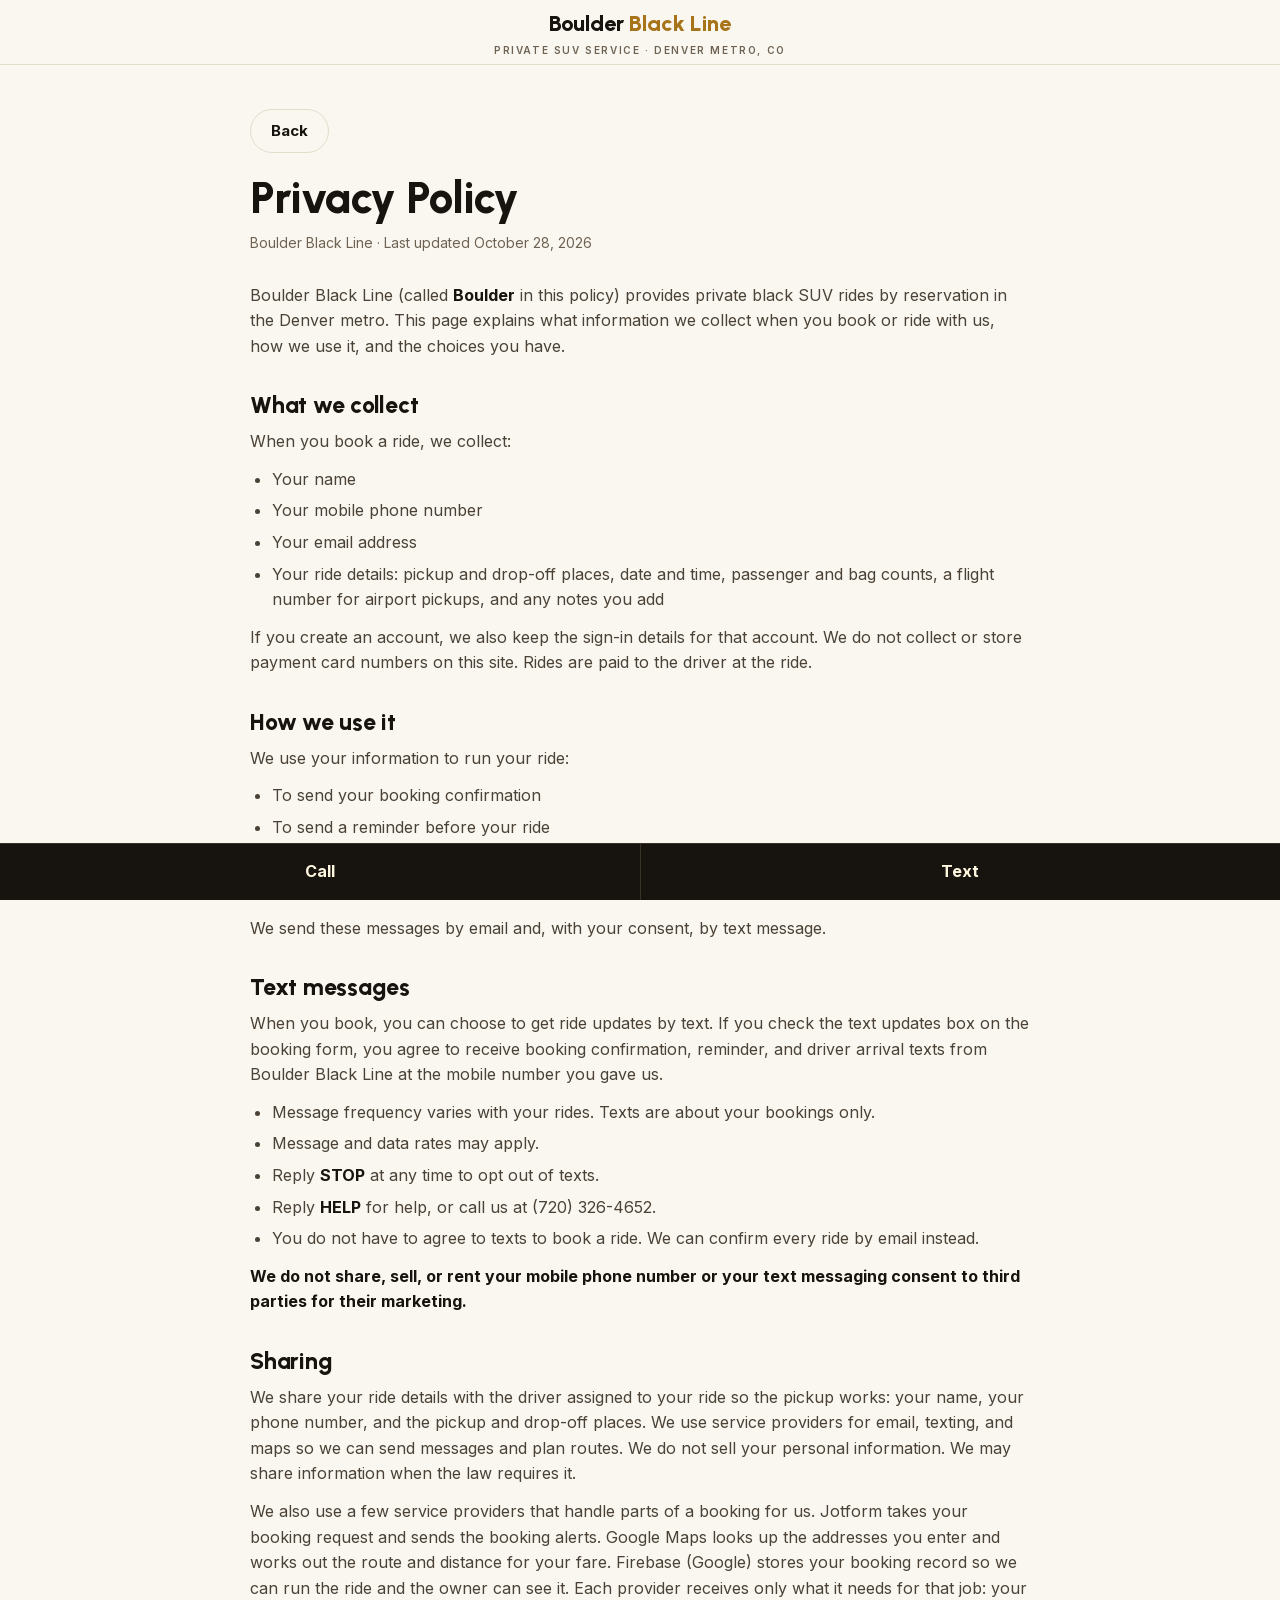
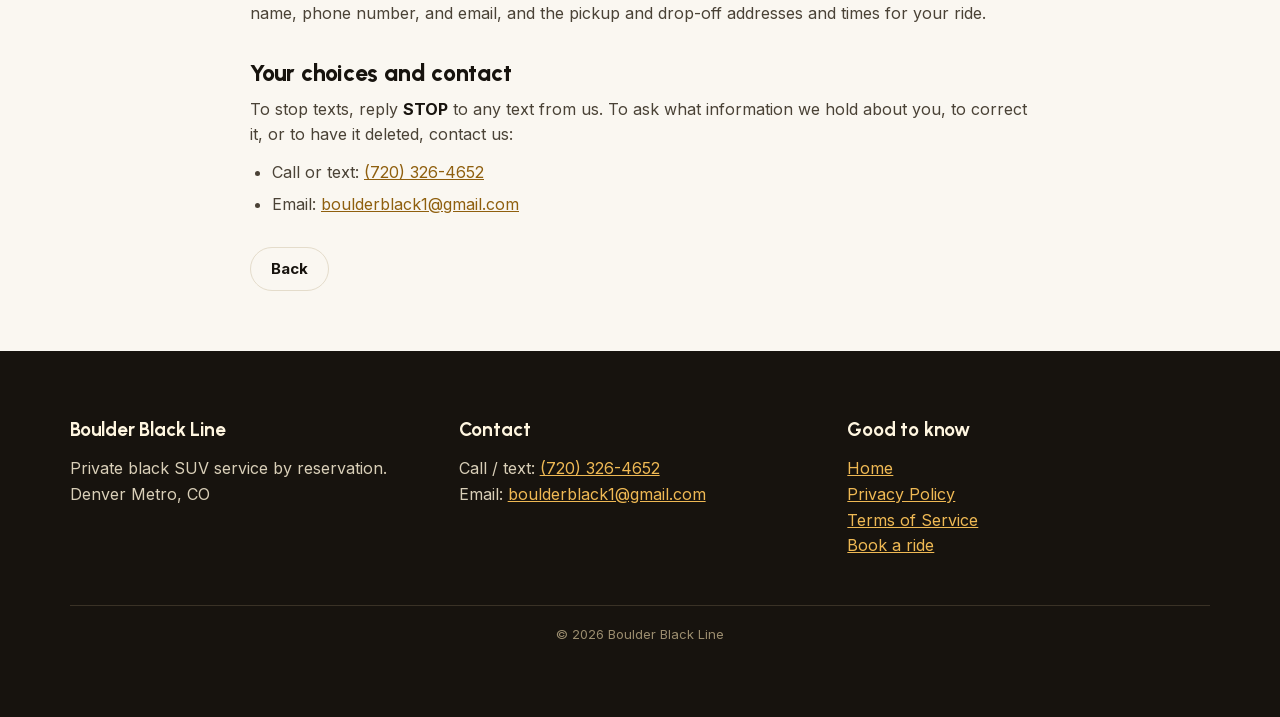
<file: privacy.html>
<!doctype html>
<html lang="en">
<head>
<meta charset="utf-8">
<meta name="viewport" content="width=device-width, initial-scale=1, viewport-fit=cover">
<meta name="color-scheme" content="light dark">
<meta name="description" content="Privacy Policy for Boulder Black Line, private black SUV rides in the Denver metro. What we collect, how we use it, and how text message updates work.">
<meta name="theme-color" content="#17130E">
<!-- Home Screen / tab icons (user, 2026-11-18): the approved Escalade-crest artwork, full-bleed black. -->
<link rel="apple-touch-icon" href="apple-touch-icon.png">
<link rel="icon" type="image/png" sizes="512x512" href="icon-512.png">
<link rel="icon" type="image/png" sizes="192x192" href="icon-192.png">
<link rel="icon" type="image/png" sizes="32x32" href="favicon-32.png">
<meta name="apple-mobile-web-app-title" content="Boulder Black Line">
<title>Privacy Policy · Boulder Black Line</title>
<link rel="stylesheet" href="bbl-fonts.css">
<style>
:root{
  --bg:#FAF7F1; --surface:#FFFFFF; --surface2:#F3EEE4; --ink:#17130E; --ink2:#4A4236; --muted:#6E6353;
  --line:#E4DCCB; --amber:#A8741A; --amber-strong:#8F5F0E; --amber-soft:#F7EAD0; --dark:#17130E; --dark2:#221C14;
  --radius:18px; --shadow:0 10px 30px rgba(23,19,14,.10);
}
@media (prefers-color-scheme: dark){
  :root{ --bg:#13100C; --surface:#1D1914; --surface2:#262017; --ink:#F5EFE3; --ink2:#D8CDB8; --muted:#A99C83; --line:#3A3226; --amber:#E0A83E; --amber-strong:#EFB954; --amber-soft:#33270F; --shadow:0 10px 30px rgba(0,0,0,.45);}
}
*{box-sizing:border-box} html{scroll-behavior:smooth}
body{margin:0;font-family:Inter,system-ui,sans-serif;background:var(--bg);color:var(--ink);font-size:16px;line-height:1.6;-webkit-font-smoothing:antialiased}
h1,h2,h3{font-family:Urbanist,Inter,sans-serif;line-height:1.12;letter-spacing:-.01em;margin:0}
a{color:var(--amber-strong)}
:focus-visible{outline:3px solid var(--amber);outline-offset:2px;border-radius:6px}
.wrap{max-width:1180px;margin:0 auto;padding:0 20px}
header.site{position:sticky;top:0;z-index:50;background:color-mix(in srgb,var(--bg) 92%,transparent);backdrop-filter:blur(10px);border-bottom:1px solid var(--line)}
.nav{display:flex;align-items:center;gap:18px;min-height:64px}
.brand{font-family:Urbanist;font-weight:800;font-size:20px;color:var(--ink);text-decoration:none;white-space:nowrap}
.brand span{color:var(--amber)} .brand small{display:block;font-family:Inter;font-weight:600;font-size:10px;letter-spacing:.16em;text-transform:uppercase;color:var(--muted)}
.btn{display:inline-flex;align-items:center;justify-content:center;gap:8px;min-height:48px;padding:12px 22px;border-radius:999px;border:1px solid transparent;font-weight:700;text-decoration:none;transition:transform .15s ease, background .15s ease}
.btn:active{transform:scale(.97)}
.btn-amber{background:var(--amber);color:#fff} @media(prefers-color-scheme:dark){.btn-amber{color:#1A1408}}
.btn-amber:hover{background:var(--amber-strong)}
.btn-ghost{background:transparent;border-color:var(--line);color:var(--ink)} .btn-ghost:hover{background:var(--surface2)}
.callbtn{white-space:nowrap;margin-left:auto}
.call-short{display:none}
@media(max-width:760px){.nav{gap:8px}.callbtn{padding:9px 11px;font-size:13px;min-height:42px}.call-full{display:none}.call-short{display:inline}.brand{font-size:15.5px}.brand small{display:none}header .btn-amber{padding:9px 13px;font-size:13.5px;min-height:42px;white-space:nowrap}}
.doc{max-width:820px;margin:0 auto;padding:44px 20px 60px}
.doc h1{font-size:clamp(32px,5vw,44px);font-weight:800;margin-bottom:10px}
.doc .updated{color:var(--muted);font-size:14px;margin:0 0 28px}
.doc h2{font-size:23px;font-weight:800;margin:34px 0 10px}
.doc p{margin:0 0 12px;color:var(--ink2)}
.doc ul{margin:0 0 12px;padding-left:22px;color:var(--ink2)}
.doc li{margin-bottom:6px}
.doc b{color:var(--ink)}
footer{background:var(--dark);color:#D9CFB8;padding:52px 0 30px}
footer h3{color:#FFF6E0;font-size:19px;margin-bottom:10px} footer a{color:#EFB954}
.f-grid{display:grid;grid-template-columns:repeat(3,1fr);gap:26px}@media(max-width:760px){.f-grid{grid-template-columns:1fr}}
.fine{border-top:1px solid #3A3226;margin-top:30px;padding-top:18px;font-size:13px;color:#9A8C6E;text-align:center}
</style>
<style>
/* Back pill: plain word pill above the title and below the policy text */
.backbar{margin:0 0 20px}
.backbar-end{margin:30px 0 0}
.backpill{min-height:44px;padding:9px 20px;font-size:15px}
/* Footer crest (polish amendment): big crest centered at the top of the footer */
.foot-crest{text-align:center;margin:0 auto 16px}
.foot-crest img{width:130px;height:130px;display:block;margin:0 auto}
@media (min-width:761px){.foot-crest img{width:160px;height:160px}}
</style>
<style>
/* Centred brand + floating Call/Text bar (2026-11-18): the same
   header treatment as the booking page — the brand sits centred and
   a little bigger, the header's Call / Book buttons are gone, and
   calling / texting live in the floating bar at the bottom of the
   screen (bar colours matched to this page's dark footer). The
   footer gains bottom clearance so its last line never hides
   behind the bar. */
.nav{justify-content:center}
.brand{font-size:22px;text-align:center}
@media(max-width:760px){.brand{font-size:20px}}
footer{padding-bottom:calc(72px + env(safe-area-inset-bottom,0px))}
.bbl-callbar{position:fixed;left:0;right:0;bottom:0;z-index:30;display:flex;background:#17130E;border-top:1px solid #3A3226;padding-bottom:env(safe-area-inset-bottom,0px)}
.bbl-callbar a{flex:1 1 0;display:flex;align-items:center;justify-content:center;min-height:56px;font-family:Inter,system-ui,sans-serif;font-size:16px;font-weight:700;color:#FFF6E0;text-decoration:none;-webkit-tap-highlight-color:transparent}
.bbl-callbar a + a{border-left:1px solid #3A3226}
.bbl-callbar a:active{background:#221C14}
.bbl-callbar a:focus-visible{outline:3px solid #EFB954;outline-offset:-3px}

/* Brand blends into the header (user, 2026-11-18):
   no pill, no box — the wordmark sits on the plain
   header background, same as the booking page. */
.brand{background:transparent;box-shadow:none;border:0;border-radius:0}
</style>
<style>.skip-link{position:absolute;left:-9999px;top:0;background:#111;color:#fff;padding:10px 16px;z-index:200;border-radius:0 0 10px 0;font-weight:700}.skip-link:focus{left:0}</style>
<link rel="canonical" href="https://boulderblack.com/privacy">
<meta property="og:type" content="website"><meta property="og:site_name" content="Boulder Black Line"><meta property="og:title" content="Privacy Policy | Boulder Black Line"><meta property="og:description" content="How Boulder Black Line collects, uses, and shares rider information."><meta property="og:url" content="https://boulderblack.com/privacy"><meta property="og:image" content="https://boulderblack.com/icon-512.png"><meta name="twitter:card" content="summary"><meta name="twitter:title" content="Privacy Policy | Boulder Black Line"><meta name="twitter:description" content="How Boulder Black Line collects, uses, and shares rider information."><meta name="twitter:image" content="https://boulderblack.com/icon-512.png">
</head>
<body>
<header class="site">
  <div class="wrap nav">
    <a class="brand" href="/index.html">Boulder <span>Black Line</span><small>Private SUV Service · Denver Metro, CO</small></a>
  </div>
</header>

<a class="skip-link" href="#main">Skip to content</a>
<main class="doc" id="main">
  <div class="backbar"><a class="btn btn-ghost backpill" href="/index.html" data-back>Back</a></div>
  <h1>Privacy Policy</h1>
  <p class="updated">Boulder Black Line · Last updated October 28, 2026</p>

  <p>Boulder Black Line (called <b>Boulder</b> in this policy) provides private black SUV rides by reservation in the Denver metro. This page explains what information we collect when you book or ride with us, how we use it, and the choices you have.</p>

  <h2>What we collect</h2>
  <p>When you book a ride, we collect:</p>
  <ul>
    <li>Your name</li>
    <li>Your mobile phone number</li>
    <li>Your email address</li>
    <li>Your ride details: pickup and drop-off places, date and time, passenger and bag counts, a flight number for airport pickups, and any notes you add</li>
  </ul>
  <p>If you create an account, we also keep the sign-in details for that account. We do not collect or store payment card numbers on this site. Rides are paid to the driver at the ride.</p>

  <h2>How we use it</h2>
  <p>We use your information to run your ride:</p>
  <ul>
    <li>To send your booking confirmation</li>
    <li>To send a reminder before your ride</li>
    <li>To send ride status updates, such as when your driver is on the way or has arrived</li>
    <li>To plan the ride and share the pickup details with your driver</li>
  </ul>
  <p>We send these messages by email and, with your consent, by text message.</p>

  <h2>Text messages</h2>
  <p>When you book, you can choose to get ride updates by text. If you check the text updates box on the booking form, you agree to receive booking confirmation, reminder, and driver arrival texts from Boulder Black Line at the mobile number you gave us.</p>
  <ul>
    <li>Message frequency varies with your rides. Texts are about your bookings only.</li>
    <li>Message and data rates may apply.</li>
    <li>Reply <b>STOP</b> at any time to opt out of texts.</li>
    <li>Reply <b>HELP</b> for help, or call us at (720) 326-4652.</li>
    <li>You do not have to agree to texts to book a ride. We can confirm every ride by email instead.</li>
  </ul>
  <p><b>We do not share, sell, or rent your mobile phone number or your text messaging consent to third parties for their marketing.</b></p>

  <h2>Sharing</h2>
  <p>We share your ride details with the driver assigned to your ride so the pickup works: your name, your phone number, and the pickup and drop-off places. We use service providers for email, texting, and maps so we can send messages and plan routes. We do not sell your personal information. We may share information when the law requires it.</p>
<p>We also use a few service providers that handle parts of a booking for us. Jotform takes your booking request and sends the booking alerts. Google Maps looks up the addresses you enter and works out the route and distance for your fare. Firebase (Google) stores your booking record so we can run the ride and the owner can see it. Each provider receives only what it needs for that job: your name, phone number, and email, and the pickup and drop-off addresses and times for your ride.</p>

  <h2>Your choices and contact</h2>
  <p>To stop texts, reply <b>STOP</b> to any text from us. To ask what information we hold about you, to correct it, or to have it deleted, contact us:</p>
  <ul>
    <li>Call or text: <a href="tel:+17203264652">(720) 326-4652</a></li>
    <li>Email: <a href="mailto:boulderblack1@gmail.com">boulderblack1@gmail.com</a></li>
  </ul>
  <div class="backbar backbar-end"><a class="btn btn-ghost backpill" href="/index.html" data-back>Back</a></div>
</main>

<footer>
  <div class="wrap">
    <div class="foot-crest"></div>
    <div class="f-grid">
      <div><h3>Boulder Black Line</h3><p>Private black SUV service by reservation.<br>Denver Metro, CO</p></div>
      <div><h3>Contact</h3><p>Call / text: <a href="tel:+17203264652">(720) 326-4652</a><br>Email: <a href="mailto:boulderblack1@gmail.com">boulderblack1@gmail.com</a></p></div>
      <div><h3>Good to know</h3><p><a href="/index.html">Home</a><br><a href="/privacy.html">Privacy Policy</a><br><a href="/terms.html">Terms of Service</a><br><a href="/index.html">Book a ride</a></p></div>
    </div>
    <div class="fine">© 2026 Boulder Black Line</div>
  </div>
</footer>

<nav class="bbl-callbar" aria-label="Call or text Boulder Black Line">
  <a href="tel:+17203264652">Call</a>
  <a href="sms:+17203264652">Text</a>
</nav>
<script>
/* Back pill: when the visitor arrived from another page on this site,
   go back to that page. Otherwise the pill link goes to the rider page. */
(function(){
  function sameSite(ref){
    if(!ref){ return false; }
    try{
      var u = new URL(ref);
      return u.origin === window.location.origin && u.href !== window.location.href;
    }catch(e){ return false; }
  }
  var fromSite = sameSite(document.referrer);
  var pills = document.querySelectorAll("a[data-back]");
  for(var i = 0; i < pills.length; i++){
    pills[i].addEventListener("click", function(ev){
      if(fromSite && window.history.length > 1){
        ev.preventDefault();
        window.history.back();
      }
    });
  }
})();
</script>
<style>
/* BBL preview logo tile: styled text only, never an image file. The
   tiles are created by the identity runtime when the share link
   carries logo=1. */
.bbl-logo-tile{display:inline-flex;align-items:center;justify-content:center;background:#000;color:#fff;border:1px solid rgba(255,255,255,.35);font-family:Urbanist,Inter,sans-serif;font-weight:800;letter-spacing:.03em;flex:0 0 auto}
.bbl-logo-head{width:36px;height:36px;font-size:15px;border-radius:9px}
.bbl-logo-foot{width:130px;height:130px;font-size:46px;border-radius:22px;margin:0 auto}
@media (min-width:761px){.bbl-logo-foot{width:160px;height:160px;font-size:56px}}
/* With a tile beside it, the wordmark may shrink and clip instead of
   pushing the header actions off the row (the compact header pattern
   the page already uses when space is tight). Only applies when a
   tile is actually present, so logo-off pages are untouched. */
.bbl-logo-head + .brand{min-width:0;overflow:hidden}
</style>
<script>
/* BBL preview identity runtime. One contained block, added to the XYZ
   preview pages only. It reads the share-link identity (?co= owner= ph=
   em= veh= logo=), length-caps every value, and renders values as PLAIN TEXT
   only (textContent / attribute writes, never innerHTML). With no link
   parameters it renders the Boulder Black Line identity. Fare parameters
   are never read: pricing stays exactly Boulder's. */
(function () {
  var DEF = { co: "Boulder Black Line", owner: "Boulder Black Line", ph: "(720) 326-4652", em: "boulderblack1@gmail.com", veh: "black-suv" };
  var CAP = { co: 60, owner: 60, ph: 32, em: 80 };
  var q = {};
  try { q = Object.fromEntries(new URLSearchParams(window.location.search).entries()); } catch (e) { q = {}; }
  function val(k) { return DEF[k]; }
  var ID = { co: val("co"), owner: val("owner"), ph: val("ph"), em: val("em"), veh: (typeof q.veh === "string" && /^[a-z0-9][a-z0-9-]{0,40}$/.test(q.veh)) ? q.veh : DEF.veh };
  ID.logo = (q.logo === "1");
  ID.icon = (q.icon === "1");
  window.__bblId = ID;
  /* Propagate the identity to the other preview pages (the pages are
     separate documents; the share-link identity would otherwise be lost
     on the first tap). Only the five keys, only same-site preview links. */
  var LINKS = { "/": 1, "/index.html": 1, "/owner.html": 1, "/privacy.html": 1, "/terms.html": 1 };
  function carryAll() {
    var as = document.querySelectorAll("a[href]");
    for (var i = 0; i < as.length; i++) {
      var a = as[i], href = a.getAttribute("href") || "";
      try {
        var u = new URL(href, window.location.origin);
        if (u.origin === window.location.origin && LINKS[u.pathname]) {
          var sp = new URLSearchParams(u.search);
          ["co", "owner", "ph", "em", "veh"].forEach(function (k) { sp.set(k, ID[k]); });
          if (typeof q.logo === "string") sp.set("logo", ID.logo ? "1" : "0");
          if (typeof q.icon === "string") sp.set("icon", ID.icon ? "1" : "0");
          a.setAttribute("href", u.pathname + "?" + sp.toString());
        }
      } catch (e) {}
    }
  }
  function apply() {
    var co = ID.co, ph = ID.ph, em = ID.em, owner = ID.owner;
    var phDigits = ph.replace(/[^0-9]/g, ""); if (phDigits.length === 10) phDigits = "1" + phDigits; if (phDigits) phDigits = "+" + phDigits;
    var changed = false;
    function subText(root) {
      var w = document.createTreeWalker(root, NodeFilter.SHOW_TEXT);
      var nodes = [], n;
      while ((n = w.nextNode())) nodes.push(n);
      nodes.forEach(function (node) {
        var v = node.nodeValue; if (!v) return;
        var nv = v.split("Boulder Black Line").join(co)
                  .split("(720) 326-4652").join(ph)
                  .split("boulderblack1@gmail.com").join(em);
        if (nv !== v) { node.nodeValue = nv; changed = true; }
      });
    }
    subText(document.body);
    /* Wordmark: the brand name is split across nodes ("Boulder " + a span
       "Black Line"), so the full-name pass cannot see it. Rebuild
       the wordmark from its own parts wearing the link company: the
       leading word becomes the company's first word and the span keeps
       the remainder of the company name when it reads like the original
       short name, else the full company name. Plain text via
       textContent-built nodes only. */
    var brands = document.querySelectorAll("a.brand, .brand");
    for (var bi = 0; bi < brands.length; bi++) {
      var b = brands[bi];
      if (b.getAttribute("data-bbl-brand") === ID.co) continue;
      var span = b.querySelector("span"), small = b.querySelector("small");
      if (!span) continue;
      var words = ID.co.split(/\s+/).filter(Boolean);
      var first = words.length ? words[0] : ID.co;
      var rest = words.slice(1).join(" ");
      var frag = document.createDocumentFragment();
      frag.appendChild(document.createTextNode(first + " "));
      var sp2 = document.createElement("span");
      sp2.textContent = rest || "Black Line";
      frag.appendChild(sp2);
      if (small) { var sm2 = document.createElement("small"); sm2.textContent = small.textContent; frag.appendChild(sm2); }
      b.replaceChildren(frag);
      b.setAttribute("data-bbl-brand", ID.co);
    }
    document.title = document.title.split("Boulder Black Line").join(co).split("(720) 326-4652").join(ph).split("boulderblack1@gmail.com").join(em);
    var as = document.querySelectorAll("a[href]");
    for (var i = 0; i < as.length; i++) {
      var a = as[i], href = a.getAttribute("href") || "", nh = href;
      if (href.indexOf("tel:+17203264652") === 0 && phDigits) nh = "tel:" + phDigits;
      else if (href.indexOf("mailto:boulderblack1@gmail.com") === 0) nh = "mailto:" + em;
      else if (href.indexOf("boulderblack1@gmail.com") !== -1) nh = href.split("boulderblack1@gmail.com").join(em);
      if (nh !== href) { a.setAttribute("href", nh); changed = true; }
    }
    var meta = document.querySelector('meta[name="description"]');
    if (meta) { var c = meta.getAttribute("content") || ""; var nc = c.split("Boulder Black Line").join(co).split("(720) 326-4652").join(ph).split("boulderblack1@gmail.com").join(em); if (nc !== c) meta.setAttribute("content", nc); }
    /* Owner name: the set keeps exactly one owner-name position, the
       owner-page sign-in heading (marked data-bbl-owner at build time).
       Where a page has no such slot the value is carried, not shown. */
    var os = document.querySelectorAll("[data-bbl-owner]");
    for (var j = 0; j < os.length; j++) { if (os[j].textContent !== owner) { os[j].textContent = owner; changed = true; } }
    /* Logo tile: when the share link carries logo=1, the company
       initials (the first letters of the first two words of the
       company name) appear in a black tile with gold letters next to
       the header wordmark, and the same tile takes the footer emblem
       spot instead of the crest image. Styled text only, written
       through textContent; no image is created or loaded. When the
       logo is off or absent from the link this block does not run
       and the page renders exactly as before. */
    if (ID.logo) {
      var ini = "";
      var iws = co.split(/\s+/).filter(Boolean);
      for (var iw = 0; iw < iws.length && ini.length < 2; iw++) {
        var ich = iws[iw].replace(/^[^A-Za-z0-9]+/, "").charAt(0).toUpperCase();
        if (ich) ini += ich;
      }
      if (!ini) ini = "X";
      var hbs = document.querySelectorAll(".brand");
      for (var hb = 0; hb < hbs.length; hb++) {
        var bel = hbs[hb], hprev = bel.previousElementSibling;
        if (!hprev || !hprev.classList || !hprev.classList.contains("bbl-logo-tile")) {
          hprev = document.createElement("span");
          hprev.className = "bbl-logo-tile bbl-logo-head";
          hprev.setAttribute("aria-hidden", "true");
          bel.parentNode.insertBefore(hprev, bel);
        }
        if (hprev.textContent !== ini) { hprev.textContent = ini; changed = true; }
      }
      var fcs = document.querySelectorAll(".foot-crest");
      for (var fi = 0; fi < fcs.length; fi++) {
        var fc = fcs[fi], cimg = fc.querySelector("img");
        if (cimg) { cimg.remove(); changed = true; }
        var ftile = fc.querySelector(".bbl-logo-tile");
        if (!ftile) {
          ftile = document.createElement("div");
          ftile.className = "bbl-logo-tile bbl-logo-foot";
          ftile.setAttribute("aria-hidden", "true");
          fc.appendChild(ftile);
        }
        if (ftile.style.display === "none") { ftile.style.display = ""; changed = true; }
        if (ftile.textContent !== ini) { ftile.textContent = ini; changed = true; }
      }
    }
    /* Custom home screen icon: when the share link carries icon=1, the
       page draws its own home screen icon for this visit only: a
       full-bleed black square with the company initials in bold white,
       drawn on a canvas and pointed to by the apple-touch-icon and the
       192 and 512 icon links, plus a per-prospect manifest built as a
       blob. Nothing is uploaded or stored, and no file is created. When
       icon is off or absent from the link this block does not run and
       the static BBL icon serves exactly as before. Where a browser
       refuses a blob manifest, the static manifest link stays. */
    if (ID.icon && !window.__bblIconDone) {
      window.__bblIconDone = true;
      try {
        var ini2 = "";
        var iws2 = co.split(/\s+/).filter(Boolean);
        for (var iw2 = 0; iw2 < iws2.length && ini2.length < 2; iw2++) {
          var ich2 = iws2[iw2].replace(/^[^A-Za-z0-9]+/, "").charAt(0).toUpperCase();
          if (ich2) ini2 += ich2;
        }
        if (!ini2) ini2 = "X";
        function xyzIconURL(size) {
          var cv = document.createElement("canvas"); cv.width = size; cv.height = size;
          var cx = cv.getContext("2d");
          cx.fillStyle = "#000"; cx.fillRect(0, 0, size, size);
          cx.fillStyle = "#fff"; cx.textAlign = "center"; cx.textBaseline = "middle";
          var fs = size;
          cx.font = "800 " + fs + "px Arial, Helvetica, sans-serif";
          var tw = cx.measureText(ini2).width;
          if (tw > 0) { fs = Math.max(10, Math.floor(fs * (size * 0.78) / tw)); cx.font = "800 " + fs + "px Arial, Helvetica, sans-serif"; }
          cx.fillText(ini2, size / 2, size / 2 + fs * 0.04);
          return cv.toDataURL("image/png");
        }
        var u512 = xyzIconURL(512), u192 = xyzIconURL(192), u180 = xyzIconURL(180);
        var lks = document.querySelectorAll("link[rel~='icon'], link[rel='apple-touch-icon']");
        for (var li = 0; li < lks.length; li++) {
          var szv = lks[li].getAttribute("sizes") || "";
          if (lks[li].rel === "apple-touch-icon" || szv.indexOf("180") > -1) lks[li].href = u180;
          else if (szv.indexOf("512") > -1) lks[li].href = u512;
          else if (szv.indexOf("192") > -1) lks[li].href = u192;
        }
        try {
          var man = { name: co, short_name: co.length <= 20 ? co : ini2, start_url: window.location.pathname, scope: "/", display: "standalone", orientation: "portrait-primary", theme_color: "#17130E", background_color: "#FAF7F1", icons: [
            { src: u192, sizes: "192x192", type: "image/png", purpose: "any" },
            { src: u512, sizes: "512x512", type: "image/png", purpose: "any" }
          ] };
          var mlk = document.querySelector("link[rel='manifest']");
          if (mlk) mlk.href = URL.createObjectURL(new Blob([JSON.stringify(man)], { type: "application/json" }));
        } catch (e2) {}
      } catch (e) {}
    }
    /* Vehicle set: default "black-suv" uses the page's own embedded
       images, which are byte-identical to Boulder's. Any other set loads
       its ten slots from the registry and swaps them in: the three
       static imgs by their data-bbl-veh slot, and the seven service
       card images by matching the page's own SERVICES image (current
       src) through the build-time URI map. */
    if (ID.veh !== DEF.veh && window.__bblVehSlots) {
      fetch("/bbl-vehicles.json").then(function (r) { return r.json(); }).then(function (reg) {
        var set = reg && reg.sets && reg.sets[ID.veh]; if (!set || !set.images) return;
        document.querySelectorAll("img[data-bbl-veh]").forEach(function (im) {
          var src = set.images[im.getAttribute("data-bbl-veh")]; if (src) im.src = src;
        });
        if (window.SERVICES && window.__bblSvcUriKey) {
          Object.keys(window.SERVICES).forEach(function (k) {
            var sv = window.SERVICES[k]; if (!sv || !sv.img) return;
            var cur = window.__bblSvcUriKey[sv.img];
            if (cur) { var src2 = set.images["service:" + cur]; if (src2) sv.img = src2; }
          });
          if (typeof window.renderSvcGrid === "function") { try { window.renderSvcGrid(); } catch (e) {} }
          document.querySelectorAll("img").forEach(function (im) {
            var cur2 = window.__bblSvcUriKey[im.getAttribute("src") || ""];
            if (cur2 && set.images["service:" + cur2]) im.src = set.images["service:" + cur2];
          });
        }
      }).catch(function () {});
    }
    carryAll();
    return changed;
  }
  window.__bblApply = apply;
  var pend = false;
  var mo = new MutationObserver(function () { if (pend) return; pend = true; setTimeout(function () { pend = false; apply(); }, 120); });
  function boot() { apply(); try { mo.observe(document.documentElement, { subtree: true, childList: true, characterData: true }); } catch (e) {} }
  if (document.readyState === "loading") document.addEventListener("DOMContentLoaded", boot); else boot();
})();
</script>

</body>
</html>
</file>
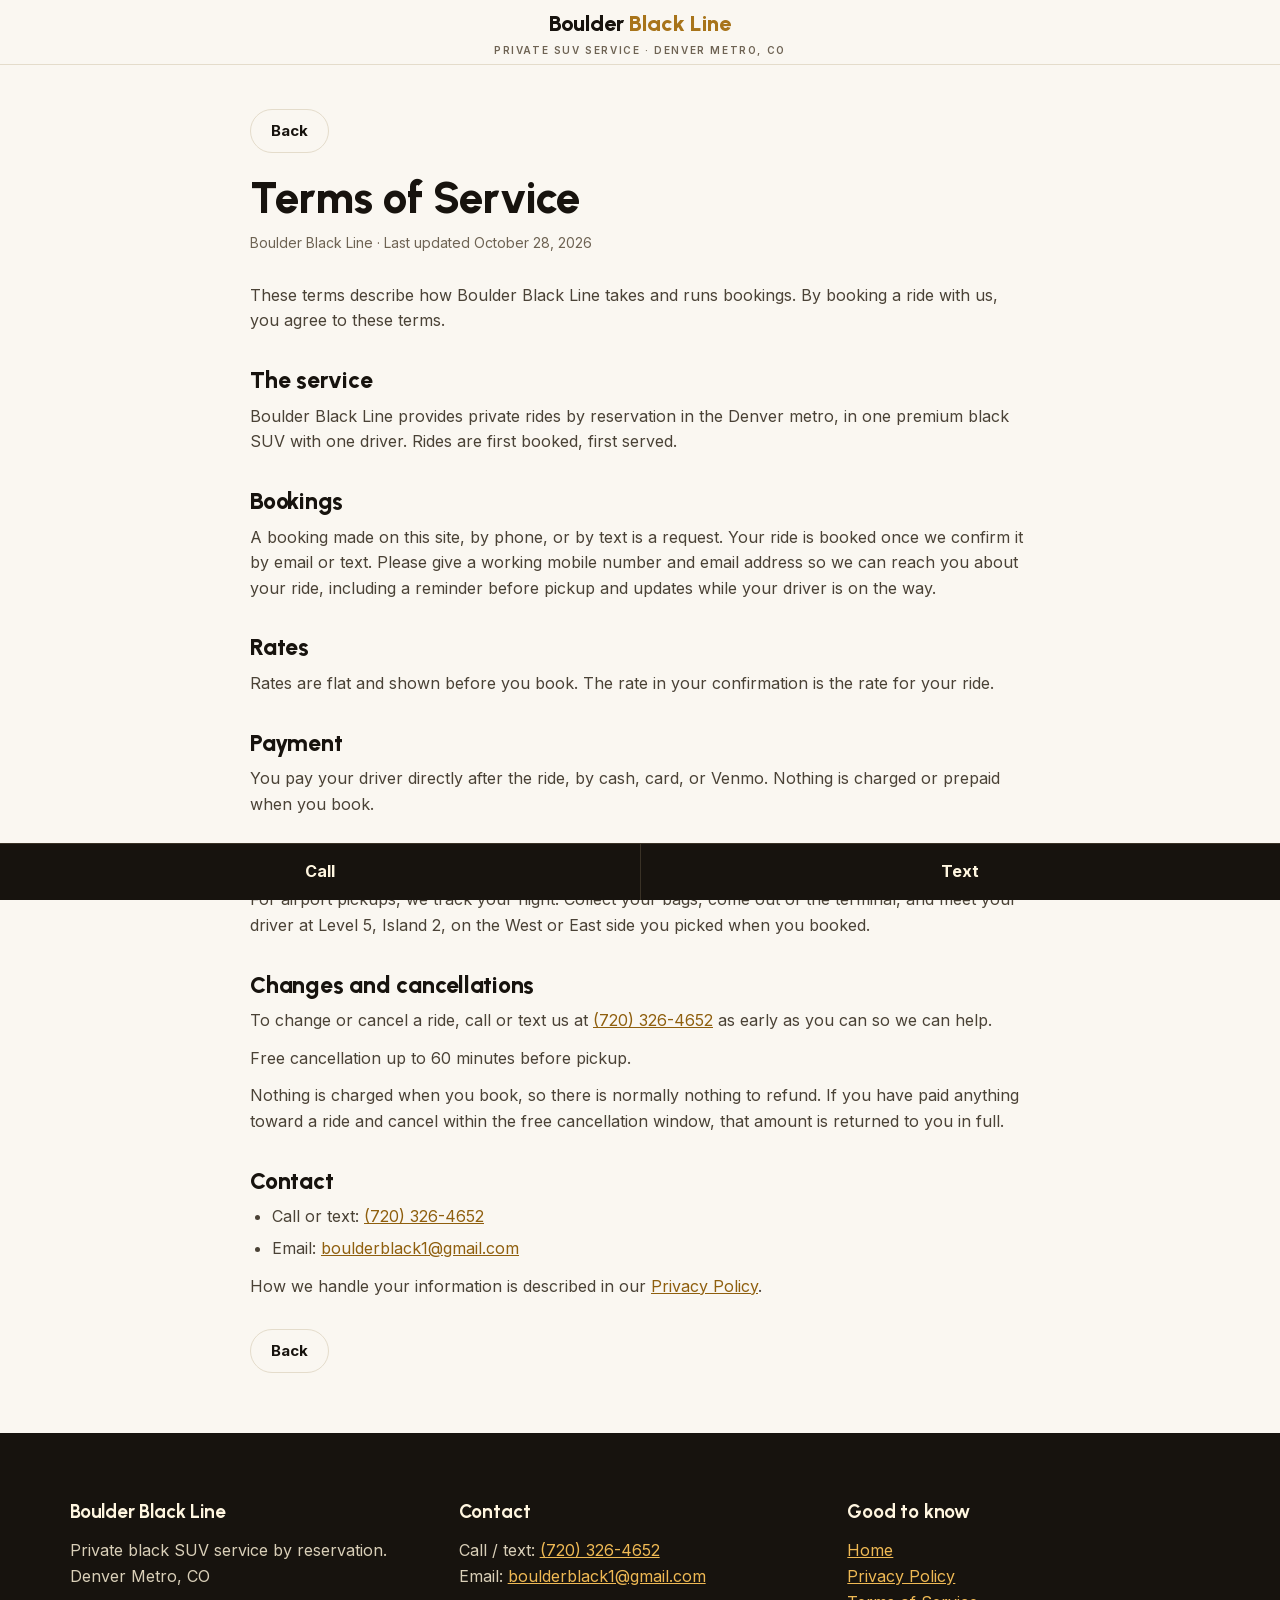
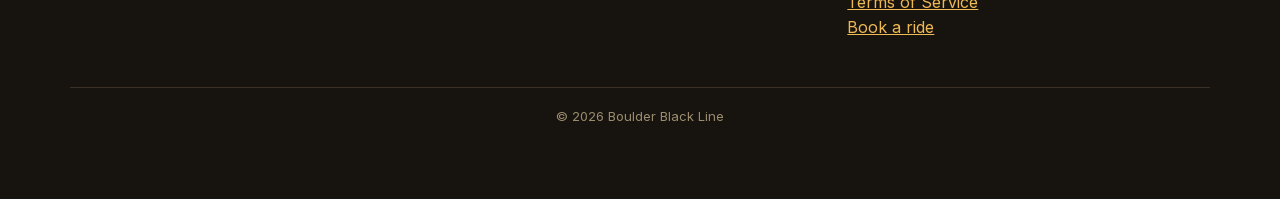
<file: terms.html>
<!doctype html>
<html lang="en">
<head>
<meta charset="utf-8">
<meta name="viewport" content="width=device-width, initial-scale=1, viewport-fit=cover">
<meta name="color-scheme" content="light dark">
<meta name="description" content="Terms of Service for Boulder Black Line, private black SUV rides by reservation in the Denver metro. Bookings, rates, and payment.">
<meta name="theme-color" content="#17130E">
<!-- Home Screen / tab icons (user, 2026-11-18): the approved Escalade-crest artwork, full-bleed black. -->
<link rel="apple-touch-icon" href="apple-touch-icon.png">
<link rel="icon" type="image/png" sizes="512x512" href="icon-512.png">
<link rel="icon" type="image/png" sizes="192x192" href="icon-192.png">
<link rel="icon" type="image/png" sizes="32x32" href="favicon-32.png">
<meta name="apple-mobile-web-app-title" content="Boulder Black Line">
<title>Terms of Service · Boulder Black Line</title>
<link rel="stylesheet" href="bbl-fonts.css">
<style>
:root{
  --bg:#FAF7F1; --surface:#FFFFFF; --surface2:#F3EEE4; --ink:#17130E; --ink2:#4A4236; --muted:#6E6353;
  --line:#E4DCCB; --amber:#A8741A; --amber-strong:#8F5F0E; --amber-soft:#F7EAD0; --dark:#17130E; --dark2:#221C14;
  --radius:18px; --shadow:0 10px 30px rgba(23,19,14,.10);
}
@media (prefers-color-scheme: dark){
  :root{ --bg:#13100C; --surface:#1D1914; --surface2:#262017; --ink:#F5EFE3; --ink2:#D8CDB8; --muted:#A99C83; --line:#3A3226; --amber:#E0A83E; --amber-strong:#EFB954; --amber-soft:#33270F; --shadow:0 10px 30px rgba(0,0,0,.45);}
}
*{box-sizing:border-box} html{scroll-behavior:smooth}
body{margin:0;font-family:Inter,system-ui,sans-serif;background:var(--bg);color:var(--ink);font-size:16px;line-height:1.6;-webkit-font-smoothing:antialiased}
h1,h2,h3{font-family:Urbanist,Inter,sans-serif;line-height:1.12;letter-spacing:-.01em;margin:0}
a{color:var(--amber-strong)}
:focus-visible{outline:3px solid var(--amber);outline-offset:2px;border-radius:6px}
.wrap{max-width:1180px;margin:0 auto;padding:0 20px}
header.site{position:sticky;top:0;z-index:50;background:color-mix(in srgb,var(--bg) 92%,transparent);backdrop-filter:blur(10px);border-bottom:1px solid var(--line)}
.nav{display:flex;align-items:center;gap:18px;min-height:64px}
.brand{font-family:Urbanist;font-weight:800;font-size:20px;color:var(--ink);text-decoration:none;white-space:nowrap}
.brand span{color:var(--amber)} .brand small{display:block;font-family:Inter;font-weight:600;font-size:10px;letter-spacing:.16em;text-transform:uppercase;color:var(--muted)}
.btn{display:inline-flex;align-items:center;justify-content:center;gap:8px;min-height:48px;padding:12px 22px;border-radius:999px;border:1px solid transparent;font-weight:700;text-decoration:none;transition:transform .15s ease, background .15s ease}
.btn:active{transform:scale(.97)}
.btn-amber{background:var(--amber);color:#fff} @media(prefers-color-scheme:dark){.btn-amber{color:#1A1408}}
.btn-amber:hover{background:var(--amber-strong)}
.btn-ghost{background:transparent;border-color:var(--line);color:var(--ink)} .btn-ghost:hover{background:var(--surface2)}
.callbtn{white-space:nowrap;margin-left:auto}
.call-short{display:none}
@media(max-width:760px){.nav{gap:8px}.callbtn{padding:9px 11px;font-size:13px;min-height:42px}.call-full{display:none}.call-short{display:inline}.brand{font-size:15.5px}.brand small{display:none}header .btn-amber{padding:9px 13px;font-size:13.5px;min-height:42px;white-space:nowrap}}
.doc{max-width:820px;margin:0 auto;padding:44px 20px 60px}
.doc h1{font-size:clamp(32px,5vw,44px);font-weight:800;margin-bottom:10px}
.doc .updated{color:var(--muted);font-size:14px;margin:0 0 28px}
.doc h2{font-size:23px;font-weight:800;margin:34px 0 10px}
.doc p{margin:0 0 12px;color:var(--ink2)}
.doc ul{margin:0 0 12px;padding-left:22px;color:var(--ink2)}
.doc li{margin-bottom:6px}
.doc b{color:var(--ink)}
footer{background:var(--dark);color:#D9CFB8;padding:52px 0 30px}
footer h3{color:#FFF6E0;font-size:19px;margin-bottom:10px} footer a{color:#EFB954}
.f-grid{display:grid;grid-template-columns:repeat(3,1fr);gap:26px}@media(max-width:760px){.f-grid{grid-template-columns:1fr}}
.fine{border-top:1px solid #3A3226;margin-top:30px;padding-top:18px;font-size:13px;color:#9A8C6E;text-align:center}
</style>
<style>
/* Back pill: plain word pill above the title and below the policy text */
.backbar{margin:0 0 20px}
.backbar-end{margin:30px 0 0}
.backpill{min-height:44px;padding:9px 20px;font-size:15px}
/* Footer crest (polish amendment): big crest centered at the top of the footer */
.foot-crest{text-align:center;margin:0 auto 16px}
.foot-crest img{width:130px;height:130px;display:block;margin:0 auto}
@media (min-width:761px){.foot-crest img{width:160px;height:160px}}
</style>
<style>
/* Centred brand + floating Call/Text bar (2026-11-18): the same
   header treatment as the booking page — the brand sits centred and
   a little bigger, the header's Call / Book buttons are gone, and
   calling / texting live in the floating bar at the bottom of the
   screen (bar colours matched to this page's dark footer). The
   footer gains bottom clearance so its last line never hides
   behind the bar. */
.nav{justify-content:center}
.brand{font-size:22px;text-align:center}
@media(max-width:760px){.brand{font-size:20px}}
footer{padding-bottom:calc(72px + env(safe-area-inset-bottom,0px))}
.bbl-callbar{position:fixed;left:0;right:0;bottom:0;z-index:30;display:flex;background:#17130E;border-top:1px solid #3A3226;padding-bottom:env(safe-area-inset-bottom,0px)}
.bbl-callbar a{flex:1 1 0;display:flex;align-items:center;justify-content:center;min-height:56px;font-family:Inter,system-ui,sans-serif;font-size:16px;font-weight:700;color:#FFF6E0;text-decoration:none;-webkit-tap-highlight-color:transparent}
.bbl-callbar a + a{border-left:1px solid #3A3226}
.bbl-callbar a:active{background:#221C14}
.bbl-callbar a:focus-visible{outline:3px solid #EFB954;outline-offset:-3px}

/* Brand blends into the header (user, 2026-11-18):
   no pill, no box — the wordmark sits on the plain
   header background, same as the booking page. */
.brand{background:transparent;box-shadow:none;border:0;border-radius:0}
</style>
<style>.skip-link{position:absolute;left:-9999px;top:0;background:#111;color:#fff;padding:10px 16px;z-index:200;border-radius:0 0 10px 0;font-weight:700}.skip-link:focus{left:0}</style>
<link rel="canonical" href="https://boulderblack.com/terms">
<meta property="og:type" content="website"><meta property="og:site_name" content="Boulder Black Line"><meta property="og:title" content="Terms of Service | Boulder Black Line"><meta property="og:description" content="The terms for booking and riding with Boulder Black Line."><meta property="og:url" content="https://boulderblack.com/terms"><meta property="og:image" content="https://boulderblack.com/icon-512.png"><meta name="twitter:card" content="summary"><meta name="twitter:title" content="Terms of Service | Boulder Black Line"><meta name="twitter:description" content="The terms for booking and riding with Boulder Black Line."><meta name="twitter:image" content="https://boulderblack.com/icon-512.png">
</head>
<body>
<header class="site">
  <div class="wrap nav">
    <a class="brand" href="/index.html">Boulder <span>Black Line</span><small>Private SUV Service · Denver Metro, CO</small></a>
  </div>
</header>

<a class="skip-link" href="#main">Skip to content</a>
<main class="doc" id="main">
  <div class="backbar"><a class="btn btn-ghost backpill" href="/index.html" data-back>Back</a></div>
  <h1>Terms of Service</h1>
  <p class="updated">Boulder Black Line · Last updated October 28, 2026</p>

  <p>These terms describe how Boulder Black Line takes and runs bookings. By booking a ride with us, you agree to these terms.</p>

  <h2>The service</h2>
  <p>Boulder Black Line provides private rides by reservation in the Denver metro, in one premium black SUV with one driver. Rides are first booked, first served.</p>

  <h2>Bookings</h2>
  <p>A booking made on this site, by phone, or by text is a request. Your ride is booked once we confirm it by email or text. Please give a working mobile number and email address so we can reach you about your ride, including a reminder before pickup and updates while your driver is on the way.</p>

  <h2>Rates</h2>
  <p>Rates are flat and shown before you book. The rate in your confirmation is the rate for your ride.</p>

  <h2>Payment</h2>
  <p>You pay your driver directly after the ride, by cash, card, or Venmo. Nothing is charged or prepaid when you book.</p>

  <h2>Airport pickups</h2>
  <p>For airport pickups, we track your flight. Collect your bags, come out of the terminal, and meet your driver at Level 5, Island 2, on the West or East side you picked when you booked.</p>

  <h2>Changes and cancellations</h2>
  <p>To change or cancel a ride, call or text us at <a href="tel:+17203264652">(720) 326-4652</a> as early as you can so we can help.</p>
  <p>Free cancellation up to 60 minutes before pickup.</p>
  <p>Nothing is charged when you book, so there is normally nothing to refund. If you have paid anything toward a ride and cancel within the free cancellation window, that amount is returned to you in full.</p>

  <h2>Contact</h2>
  <ul>
    <li>Call or text: <a href="tel:+17203264652">(720) 326-4652</a></li>
    <li>Email: <a href="mailto:boulderblack1@gmail.com">boulderblack1@gmail.com</a></li>
  </ul>
  <p>How we handle your information is described in our <a href="/privacy.html">Privacy Policy</a>.</p>
  <div class="backbar backbar-end"><a class="btn btn-ghost backpill" href="/index.html" data-back>Back</a></div>
</main>

<footer>
  <div class="wrap">
    <div class="foot-crest"></div>
    <div class="f-grid">
      <div><h3>Boulder Black Line</h3><p>Private black SUV service by reservation.<br>Denver Metro, CO</p></div>
      <div><h3>Contact</h3><p>Call / text: <a href="tel:+17203264652">(720) 326-4652</a><br>Email: <a href="mailto:boulderblack1@gmail.com">boulderblack1@gmail.com</a></p></div>
      <div><h3>Good to know</h3><p><a href="/index.html">Home</a><br><a href="/privacy.html">Privacy Policy</a><br><a href="/terms.html">Terms of Service</a><br><a href="/index.html">Book a ride</a></p></div>
    </div>
    <div class="fine">© 2026 Boulder Black Line</div>
  </div>
</footer>

<nav class="bbl-callbar" aria-label="Call or text Boulder Black Line">
  <a href="tel:+17203264652">Call</a>
  <a href="sms:+17203264652">Text</a>
</nav>
<script>
/* Back pill: when the visitor arrived from another page on this site,
   go back to that page. Otherwise the pill link goes to the rider page. */
(function(){
  function sameSite(ref){
    if(!ref){ return false; }
    try{
      var u = new URL(ref);
      return u.origin === window.location.origin && u.href !== window.location.href;
    }catch(e){ return false; }
  }
  var fromSite = sameSite(document.referrer);
  var pills = document.querySelectorAll("a[data-back]");
  for(var i = 0; i < pills.length; i++){
    pills[i].addEventListener("click", function(ev){
      if(fromSite && window.history.length > 1){
        ev.preventDefault();
        window.history.back();
      }
    });
  }
})();
</script>
<style>
/* BBL preview logo tile: styled text only, never an image file. The
   tiles are created by the identity runtime when the share link
   carries logo=1. */
.bbl-logo-tile{display:inline-flex;align-items:center;justify-content:center;background:#000;color:#fff;border:1px solid rgba(255,255,255,.35);font-family:Urbanist,Inter,sans-serif;font-weight:800;letter-spacing:.03em;flex:0 0 auto}
.bbl-logo-head{width:36px;height:36px;font-size:15px;border-radius:9px}
.bbl-logo-foot{width:130px;height:130px;font-size:46px;border-radius:22px;margin:0 auto}
@media (min-width:761px){.bbl-logo-foot{width:160px;height:160px;font-size:56px}}
/* With a tile beside it, the wordmark may shrink and clip instead of
   pushing the header actions off the row (the compact header pattern
   the page already uses when space is tight). Only applies when a
   tile is actually present, so logo-off pages are untouched. */
.bbl-logo-head + .brand{min-width:0;overflow:hidden}
</style>
<script>
/* BBL preview identity runtime. One contained block, added to the XYZ
   preview pages only. It reads the share-link identity (?co= owner= ph=
   em= veh= logo=), length-caps every value, and renders values as PLAIN TEXT
   only (textContent / attribute writes, never innerHTML). With no link
   parameters it renders the Boulder Black Line identity. Fare parameters
   are never read: pricing stays exactly Boulder's. */
(function () {
  var DEF = { co: "Boulder Black Line", owner: "Boulder Black Line", ph: "(720) 326-4652", em: "boulderblack1@gmail.com", veh: "black-suv" };
  var CAP = { co: 60, owner: 60, ph: 32, em: 80 };
  var q = {};
  try { q = Object.fromEntries(new URLSearchParams(window.location.search).entries()); } catch (e) { q = {}; }
  function val(k) { return DEF[k]; }
  var ID = { co: val("co"), owner: val("owner"), ph: val("ph"), em: val("em"), veh: (typeof q.veh === "string" && /^[a-z0-9][a-z0-9-]{0,40}$/.test(q.veh)) ? q.veh : DEF.veh };
  ID.logo = (q.logo === "1");
  ID.icon = (q.icon === "1");
  window.__bblId = ID;
  /* Propagate the identity to the other preview pages (the pages are
     separate documents; the share-link identity would otherwise be lost
     on the first tap). Only the five keys, only same-site preview links. */
  var LINKS = { "/": 1, "/index.html": 1, "/owner.html": 1, "/privacy.html": 1, "/terms.html": 1 };
  function carryAll() {
    var as = document.querySelectorAll("a[href]");
    for (var i = 0; i < as.length; i++) {
      var a = as[i], href = a.getAttribute("href") || "";
      try {
        var u = new URL(href, window.location.origin);
        if (u.origin === window.location.origin && LINKS[u.pathname]) {
          var sp = new URLSearchParams(u.search);
          ["co", "owner", "ph", "em", "veh"].forEach(function (k) { sp.set(k, ID[k]); });
          if (typeof q.logo === "string") sp.set("logo", ID.logo ? "1" : "0");
          if (typeof q.icon === "string") sp.set("icon", ID.icon ? "1" : "0");
          a.setAttribute("href", u.pathname + "?" + sp.toString());
        }
      } catch (e) {}
    }
  }
  function apply() {
    var co = ID.co, ph = ID.ph, em = ID.em, owner = ID.owner;
    var phDigits = ph.replace(/[^0-9]/g, ""); if (phDigits.length === 10) phDigits = "1" + phDigits; if (phDigits) phDigits = "+" + phDigits;
    var changed = false;
    function subText(root) {
      var w = document.createTreeWalker(root, NodeFilter.SHOW_TEXT);
      var nodes = [], n;
      while ((n = w.nextNode())) nodes.push(n);
      nodes.forEach(function (node) {
        var v = node.nodeValue; if (!v) return;
        var nv = v.split("Boulder Black Line").join(co)
                  .split("(720) 326-4652").join(ph)
                  .split("boulderblack1@gmail.com").join(em);
        if (nv !== v) { node.nodeValue = nv; changed = true; }
      });
    }
    subText(document.body);
    /* Wordmark: the brand name is split across nodes ("Boulder " + a span
       "Black Line"), so the full-name pass cannot see it. Rebuild
       the wordmark from its own parts wearing the link company: the
       leading word becomes the company's first word and the span keeps
       the remainder of the company name when it reads like the original
       short name, else the full company name. Plain text via
       textContent-built nodes only. */
    var brands = document.querySelectorAll("a.brand, .brand");
    for (var bi = 0; bi < brands.length; bi++) {
      var b = brands[bi];
      if (b.getAttribute("data-bbl-brand") === ID.co) continue;
      var span = b.querySelector("span"), small = b.querySelector("small");
      if (!span) continue;
      var words = ID.co.split(/\s+/).filter(Boolean);
      var first = words.length ? words[0] : ID.co;
      var rest = words.slice(1).join(" ");
      var frag = document.createDocumentFragment();
      frag.appendChild(document.createTextNode(first + " "));
      var sp2 = document.createElement("span");
      sp2.textContent = rest || "Black Line";
      frag.appendChild(sp2);
      if (small) { var sm2 = document.createElement("small"); sm2.textContent = small.textContent; frag.appendChild(sm2); }
      b.replaceChildren(frag);
      b.setAttribute("data-bbl-brand", ID.co);
    }
    document.title = document.title.split("Boulder Black Line").join(co).split("(720) 326-4652").join(ph).split("boulderblack1@gmail.com").join(em);
    var as = document.querySelectorAll("a[href]");
    for (var i = 0; i < as.length; i++) {
      var a = as[i], href = a.getAttribute("href") || "", nh = href;
      if (href.indexOf("tel:+17203264652") === 0 && phDigits) nh = "tel:" + phDigits;
      else if (href.indexOf("mailto:boulderblack1@gmail.com") === 0) nh = "mailto:" + em;
      else if (href.indexOf("boulderblack1@gmail.com") !== -1) nh = href.split("boulderblack1@gmail.com").join(em);
      if (nh !== href) { a.setAttribute("href", nh); changed = true; }
    }
    var meta = document.querySelector('meta[name="description"]');
    if (meta) { var c = meta.getAttribute("content") || ""; var nc = c.split("Boulder Black Line").join(co).split("(720) 326-4652").join(ph).split("boulderblack1@gmail.com").join(em); if (nc !== c) meta.setAttribute("content", nc); }
    /* Owner name: the set keeps exactly one owner-name position, the
       owner-page sign-in heading (marked data-bbl-owner at build time).
       Where a page has no such slot the value is carried, not shown. */
    var os = document.querySelectorAll("[data-bbl-owner]");
    for (var j = 0; j < os.length; j++) { if (os[j].textContent !== owner) { os[j].textContent = owner; changed = true; } }
    /* Logo tile: when the share link carries logo=1, the company
       initials (the first letters of the first two words of the
       company name) appear in a black tile with gold letters next to
       the header wordmark, and the same tile takes the footer emblem
       spot instead of the crest image. Styled text only, written
       through textContent; no image is created or loaded. When the
       logo is off or absent from the link this block does not run
       and the page renders exactly as before. */
    if (ID.logo) {
      var ini = "";
      var iws = co.split(/\s+/).filter(Boolean);
      for (var iw = 0; iw < iws.length && ini.length < 2; iw++) {
        var ich = iws[iw].replace(/^[^A-Za-z0-9]+/, "").charAt(0).toUpperCase();
        if (ich) ini += ich;
      }
      if (!ini) ini = "X";
      var hbs = document.querySelectorAll(".brand");
      for (var hb = 0; hb < hbs.length; hb++) {
        var bel = hbs[hb], hprev = bel.previousElementSibling;
        if (!hprev || !hprev.classList || !hprev.classList.contains("bbl-logo-tile")) {
          hprev = document.createElement("span");
          hprev.className = "bbl-logo-tile bbl-logo-head";
          hprev.setAttribute("aria-hidden", "true");
          bel.parentNode.insertBefore(hprev, bel);
        }
        if (hprev.textContent !== ini) { hprev.textContent = ini; changed = true; }
      }
      var fcs = document.querySelectorAll(".foot-crest");
      for (var fi = 0; fi < fcs.length; fi++) {
        var fc = fcs[fi], cimg = fc.querySelector("img");
        if (cimg) { cimg.remove(); changed = true; }
        var ftile = fc.querySelector(".bbl-logo-tile");
        if (!ftile) {
          ftile = document.createElement("div");
          ftile.className = "bbl-logo-tile bbl-logo-foot";
          ftile.setAttribute("aria-hidden", "true");
          fc.appendChild(ftile);
        }
        if (ftile.style.display === "none") { ftile.style.display = ""; changed = true; }
        if (ftile.textContent !== ini) { ftile.textContent = ini; changed = true; }
      }
    }
    /* Custom home screen icon: when the share link carries icon=1, the
       page draws its own home screen icon for this visit only: a
       full-bleed black square with the company initials in bold white,
       drawn on a canvas and pointed to by the apple-touch-icon and the
       192 and 512 icon links, plus a per-prospect manifest built as a
       blob. Nothing is uploaded or stored, and no file is created. When
       icon is off or absent from the link this block does not run and
       the static BBL icon serves exactly as before. Where a browser
       refuses a blob manifest, the static manifest link stays. */
    if (ID.icon && !window.__bblIconDone) {
      window.__bblIconDone = true;
      try {
        var ini2 = "";
        var iws2 = co.split(/\s+/).filter(Boolean);
        for (var iw2 = 0; iw2 < iws2.length && ini2.length < 2; iw2++) {
          var ich2 = iws2[iw2].replace(/^[^A-Za-z0-9]+/, "").charAt(0).toUpperCase();
          if (ich2) ini2 += ich2;
        }
        if (!ini2) ini2 = "X";
        function xyzIconURL(size) {
          var cv = document.createElement("canvas"); cv.width = size; cv.height = size;
          var cx = cv.getContext("2d");
          cx.fillStyle = "#000"; cx.fillRect(0, 0, size, size);
          cx.fillStyle = "#fff"; cx.textAlign = "center"; cx.textBaseline = "middle";
          var fs = size;
          cx.font = "800 " + fs + "px Arial, Helvetica, sans-serif";
          var tw = cx.measureText(ini2).width;
          if (tw > 0) { fs = Math.max(10, Math.floor(fs * (size * 0.78) / tw)); cx.font = "800 " + fs + "px Arial, Helvetica, sans-serif"; }
          cx.fillText(ini2, size / 2, size / 2 + fs * 0.04);
          return cv.toDataURL("image/png");
        }
        var u512 = xyzIconURL(512), u192 = xyzIconURL(192), u180 = xyzIconURL(180);
        var lks = document.querySelectorAll("link[rel~='icon'], link[rel='apple-touch-icon']");
        for (var li = 0; li < lks.length; li++) {
          var szv = lks[li].getAttribute("sizes") || "";
          if (lks[li].rel === "apple-touch-icon" || szv.indexOf("180") > -1) lks[li].href = u180;
          else if (szv.indexOf("512") > -1) lks[li].href = u512;
          else if (szv.indexOf("192") > -1) lks[li].href = u192;
        }
        try {
          var man = { name: co, short_name: co.length <= 20 ? co : ini2, start_url: window.location.pathname, scope: "/", display: "standalone", orientation: "portrait-primary", theme_color: "#17130E", background_color: "#FAF7F1", icons: [
            { src: u192, sizes: "192x192", type: "image/png", purpose: "any" },
            { src: u512, sizes: "512x512", type: "image/png", purpose: "any" }
          ] };
          var mlk = document.querySelector("link[rel='manifest']");
          if (mlk) mlk.href = URL.createObjectURL(new Blob([JSON.stringify(man)], { type: "application/json" }));
        } catch (e2) {}
      } catch (e) {}
    }
    /* Vehicle set: default "black-suv" uses the page's own embedded
       images, which are byte-identical to Boulder's. Any other set loads
       its ten slots from the registry and swaps them in: the three
       static imgs by their data-bbl-veh slot, and the seven service
       card images by matching the page's own SERVICES image (current
       src) through the build-time URI map. */
    if (ID.veh !== DEF.veh && window.__bblVehSlots) {
      fetch("/bbl-vehicles.json").then(function (r) { return r.json(); }).then(function (reg) {
        var set = reg && reg.sets && reg.sets[ID.veh]; if (!set || !set.images) return;
        document.querySelectorAll("img[data-bbl-veh]").forEach(function (im) {
          var src = set.images[im.getAttribute("data-bbl-veh")]; if (src) im.src = src;
        });
        if (window.SERVICES && window.__bblSvcUriKey) {
          Object.keys(window.SERVICES).forEach(function (k) {
            var sv = window.SERVICES[k]; if (!sv || !sv.img) return;
            var cur = window.__bblSvcUriKey[sv.img];
            if (cur) { var src2 = set.images["service:" + cur]; if (src2) sv.img = src2; }
          });
          if (typeof window.renderSvcGrid === "function") { try { window.renderSvcGrid(); } catch (e) {} }
          document.querySelectorAll("img").forEach(function (im) {
            var cur2 = window.__bblSvcUriKey[im.getAttribute("src") || ""];
            if (cur2 && set.images["service:" + cur2]) im.src = set.images["service:" + cur2];
          });
        }
      }).catch(function () {});
    }
    carryAll();
    return changed;
  }
  window.__bblApply = apply;
  var pend = false;
  var mo = new MutationObserver(function () { if (pend) return; pend = true; setTimeout(function () { pend = false; apply(); }, 120); });
  function boot() { apply(); try { mo.observe(document.documentElement, { subtree: true, childList: true, characterData: true }); } catch (e) {} }
  if (document.readyState === "loading") document.addEventListener("DOMContentLoaded", boot); else boot();
})();
</script>

</body>
</html>
</file>
<file: assets/bbl-coverage/leaflet.css>
/* required styles */

.leaflet-pane,
.leaflet-tile,
.leaflet-marker-icon,
.leaflet-marker-shadow,
.leaflet-tile-container,
.leaflet-pane > svg,
.leaflet-pane > canvas,
.leaflet-zoom-box,
.leaflet-image-layer,
.leaflet-layer {
	position: absolute;
	left: 0;
	top: 0;
	}
.leaflet-container {
	overflow: hidden;
	}
.leaflet-tile,
.leaflet-marker-icon,
.leaflet-marker-shadow {
	-webkit-user-select: none;
	   -moz-user-select: none;
	        user-select: none;
	  -webkit-user-drag: none;
	}
/* Prevents IE11 from highlighting tiles in blue */
.leaflet-tile::selection {
	background: transparent;
}
/* Safari renders non-retina tile on retina better with this, but Chrome is worse */
.leaflet-safari .leaflet-tile {
	image-rendering: -webkit-optimize-contrast;
	}
/* hack that prevents hw layers "stretching" when loading new tiles */
.leaflet-safari .leaflet-tile-container {
	width: 1600px;
	height: 1600px;
	-webkit-transform-origin: 0 0;
	}
.leaflet-marker-icon,
.leaflet-marker-shadow {
	display: block;
	}
/* .leaflet-container svg: reset svg max-width decleration shipped in Joomla! (joomla.org) 3.x */
/* .leaflet-container img: map is broken in FF if you have max-width: 100% on tiles */
.leaflet-container .leaflet-overlay-pane svg {
	max-width: none !important;
	max-height: none !important;
	}
.leaflet-container .leaflet-marker-pane img,
.leaflet-container .leaflet-shadow-pane img,
.leaflet-container .leaflet-tile-pane img,
.leaflet-container img.leaflet-image-layer,
.leaflet-container .leaflet-tile {
	max-width: none !important;
	max-height: none !important;
	width: auto;
	padding: 0;
	}

.leaflet-container img.leaflet-tile {
	/* See: https://bugs.chromium.org/p/chromium/issues/detail?id=600120 */
	mix-blend-mode: plus-lighter;
}

.leaflet-container.leaflet-touch-zoom {
	-ms-touch-action: pan-x pan-y;
	touch-action: pan-x pan-y;
	}
.leaflet-container.leaflet-touch-drag {
	-ms-touch-action: pinch-zoom;
	/* Fallback for FF which doesn't support pinch-zoom */
	touch-action: none;
	touch-action: pinch-zoom;
}
.leaflet-container.leaflet-touch-drag.leaflet-touch-zoom {
	-ms-touch-action: none;
	touch-action: none;
}
.leaflet-container {
	-webkit-tap-highlight-color: transparent;
}
.leaflet-container a {
	-webkit-tap-highlight-color: rgba(51, 181, 229, 0.4);
}
.leaflet-tile {
	filter: inherit;
	visibility: hidden;
	}
.leaflet-tile-loaded {
	visibility: inherit;
	}
.leaflet-zoom-box {
	width: 0;
	height: 0;
	-moz-box-sizing: border-box;
	     box-sizing: border-box;
	z-index: 800;
	}
/* workaround for https://bugzilla.mozilla.org/show_bug.cgi?id=888319 */
.leaflet-overlay-pane svg {
	-moz-user-select: none;
	}

.leaflet-pane         { z-index: 400; }

.leaflet-tile-pane    { z-index: 200; }
.leaflet-overlay-pane { z-index: 400; }
.leaflet-shadow-pane  { z-index: 500; }
.leaflet-marker-pane  { z-index: 600; }
.leaflet-tooltip-pane   { z-index: 650; }
.leaflet-popup-pane   { z-index: 700; }

.leaflet-map-pane canvas { z-index: 100; }
.leaflet-map-pane svg    { z-index: 200; }

.leaflet-vml-shape {
	width: 1px;
	height: 1px;
	}
.lvml {
	behavior: url(#default#VML);
	display: inline-block;
	position: absolute;
	}


/* control positioning */

.leaflet-control {
	position: relative;
	z-index: 800;
	pointer-events: visiblePainted; /* IE 9-10 doesn't have auto */
	pointer-events: auto;
	}
.leaflet-top,
.leaflet-bottom {
	position: absolute;
	z-index: 1000;
	pointer-events: none;
	}
.leaflet-top {
	top: 0;
	}
.leaflet-right {
	right: 0;
	}
.leaflet-bottom {
	bottom: 0;
	}
.leaflet-left {
	left: 0;
	}
.leaflet-control {
	float: left;
	clear: both;
	}
.leaflet-right .leaflet-control {
	float: right;
	}
.leaflet-top .leaflet-control {
	margin-top: 10px;
	}
.leaflet-bottom .leaflet-control {
	margin-bottom: 10px;
	}
.leaflet-left .leaflet-control {
	margin-left: 10px;
	}
.leaflet-right .leaflet-control {
	margin-right: 10px;
	}


/* zoom and fade animations */

.leaflet-fade-anim .leaflet-popup {
	opacity: 0;
	-webkit-transition: opacity 0.2s linear;
	   -moz-transition: opacity 0.2s linear;
	        transition: opacity 0.2s linear;
	}
.leaflet-fade-anim .leaflet-map-pane .leaflet-popup {
	opacity: 1;
	}
.leaflet-zoom-animated {
	-webkit-transform-origin: 0 0;
	    -ms-transform-origin: 0 0;
	        transform-origin: 0 0;
	}
svg.leaflet-zoom-animated {
	will-change: transform;
}

.leaflet-zoom-anim .leaflet-zoom-animated {
	-webkit-transition: -webkit-transform 0.25s cubic-bezier(0,0,0.25,1);
	   -moz-transition:    -moz-transform 0.25s cubic-bezier(0,0,0.25,1);
	        transition:         transform 0.25s cubic-bezier(0,0,0.25,1);
	}
.leaflet-zoom-anim .leaflet-tile,
.leaflet-pan-anim .leaflet-tile {
	-webkit-transition: none;
	   -moz-transition: none;
	        transition: none;
	}

.leaflet-zoom-anim .leaflet-zoom-hide {
	visibility: hidden;
	}


/* cursors */

.leaflet-interactive {
	cursor: pointer;
	}
.leaflet-grab {
	cursor: -webkit-grab;
	cursor:    -moz-grab;
	cursor:         grab;
	}
.leaflet-crosshair,
.leaflet-crosshair .leaflet-interactive {
	cursor: crosshair;
	}
.leaflet-popup-pane,
.leaflet-control {
	cursor: auto;
	}
.leaflet-dragging .leaflet-grab,
.leaflet-dragging .leaflet-grab .leaflet-interactive,
.leaflet-dragging .leaflet-marker-draggable {
	cursor: move;
	cursor: -webkit-grabbing;
	cursor:    -moz-grabbing;
	cursor:         grabbing;
	}

/* marker & overlays interactivity */
.leaflet-marker-icon,
.leaflet-marker-shadow,
.leaflet-image-layer,
.leaflet-pane > svg path,
.leaflet-tile-container {
	pointer-events: none;
	}

.leaflet-marker-icon.leaflet-interactive,
.leaflet-image-layer.leaflet-interactive,
.leaflet-pane > svg path.leaflet-interactive,
svg.leaflet-image-layer.leaflet-interactive path {
	pointer-events: visiblePainted; /* IE 9-10 doesn't have auto */
	pointer-events: auto;
	}

/* visual tweaks */

.leaflet-container {
	background: #ddd;
	outline-offset: 1px;
	}
.leaflet-container a {
	color: #0078A8;
	}
.leaflet-zoom-box {
	border: 2px dotted #38f;
	background: rgba(255,255,255,0.5);
	}


/* general typography */
.leaflet-container {
	font-family: "Helvetica Neue", Arial, Helvetica, sans-serif;
	font-size: 12px;
	font-size: 0.75rem;
	line-height: 1.5;
	}


/* general toolbar styles */

.leaflet-bar {
	box-shadow: 0 1px 5px rgba(0,0,0,0.65);
	border-radius: 4px;
	}
.leaflet-bar a {
	background-color: #fff;
	border-bottom: 1px solid #ccc;
	width: 26px;
	height: 26px;
	line-height: 26px;
	display: block;
	text-align: center;
	text-decoration: none;
	color: black;
	}
.leaflet-bar a,
.leaflet-control-layers-toggle {
	background-position: 50% 50%;
	background-repeat: no-repeat;
	display: block;
	}
.leaflet-bar a:hover,
.leaflet-bar a:focus {
	background-color: #f4f4f4;
	}
.leaflet-bar a:first-child {
	border-top-left-radius: 4px;
	border-top-right-radius: 4px;
	}
.leaflet-bar a:last-child {
	border-bottom-left-radius: 4px;
	border-bottom-right-radius: 4px;
	border-bottom: none;
	}
.leaflet-bar a.leaflet-disabled {
	cursor: default;
	background-color: #f4f4f4;
	color: #bbb;
	}

.leaflet-touch .leaflet-bar a {
	width: 30px;
	height: 30px;
	line-height: 30px;
	}
.leaflet-touch .leaflet-bar a:first-child {
	border-top-left-radius: 2px;
	border-top-right-radius: 2px;
	}
.leaflet-touch .leaflet-bar a:last-child {
	border-bottom-left-radius: 2px;
	border-bottom-right-radius: 2px;
	}

/* zoom control */

.leaflet-control-zoom-in,
.leaflet-control-zoom-out {
	font: bold 18px 'Lucida Console', Monaco, monospace;
	text-indent: 1px;
	}

.leaflet-touch .leaflet-control-zoom-in, .leaflet-touch .leaflet-control-zoom-out  {
	font-size: 22px;
	}


/* layers control */

.leaflet-control-layers {
	box-shadow: 0 1px 5px rgba(0,0,0,0.4);
	background: #fff;
	border-radius: 5px;
	}
.leaflet-control-layers-toggle {
	background-image: url(images/layers.png);
	width: 36px;
	height: 36px;
	}
.leaflet-retina .leaflet-control-layers-toggle {
	background-image: url(images/layers-2x.png);
	background-size: 26px 26px;
	}
.leaflet-touch .leaflet-control-layers-toggle {
	width: 44px;
	height: 44px;
	}
.leaflet-control-layers .leaflet-control-layers-list,
.leaflet-control-layers-expanded .leaflet-control-layers-toggle {
	display: none;
	}
.leaflet-control-layers-expanded .leaflet-control-layers-list {
	display: block;
	position: relative;
	}
.leaflet-control-layers-expanded {
	padding: 6px 10px 6px 6px;
	color: #333;
	background: #fff;
	}
.leaflet-control-layers-scrollbar {
	overflow-y: scroll;
	overflow-x: hidden;
	padding-right: 5px;
	}
.leaflet-control-layers-selector {
	margin-top: 2px;
	position: relative;
	top: 1px;
	}
.leaflet-control-layers label {
	display: block;
	font-size: 13px;
	font-size: 1.08333em;
	}
.leaflet-control-layers-separator {
	height: 0;
	border-top: 1px solid #ddd;
	margin: 5px -10px 5px -6px;
	}

/* Default icon URLs */
.leaflet-default-icon-path { /* used only in path-guessing heuristic, see L.Icon.Default */
	background-image: url(images/marker-icon.png);
	}


/* attribution and scale controls */

.leaflet-container .leaflet-control-attribution {
	background: #fff;
	background: rgba(255, 255, 255, 0.8);
	margin: 0;
	}
.leaflet-control-attribution,
.leaflet-control-scale-line {
	padding: 0 5px;
	color: #333;
	line-height: 1.4;
	}
.leaflet-control-attribution a {
	text-decoration: none;
	}
.leaflet-control-attribution a:hover,
.leaflet-control-attribution a:focus {
	text-decoration: underline;
	}
.leaflet-attribution-flag {
	display: inline !important;
	vertical-align: baseline !important;
	width: 1em;
	height: 0.6669em;
	}
.leaflet-left .leaflet-control-scale {
	margin-left: 5px;
	}
.leaflet-bottom .leaflet-control-scale {
	margin-bottom: 5px;
	}
.leaflet-control-scale-line {
	border: 2px solid #777;
	border-top: none;
	line-height: 1.1;
	padding: 2px 5px 1px;
	white-space: nowrap;
	-moz-box-sizing: border-box;
	     box-sizing: border-box;
	background: rgba(255, 255, 255, 0.8);
	text-shadow: 1px 1px #fff;
	}
.leaflet-control-scale-line:not(:first-child) {
	border-top: 2px solid #777;
	border-bottom: none;
	margin-top: -2px;
	}
.leaflet-control-scale-line:not(:first-child):not(:last-child) {
	border-bottom: 2px solid #777;
	}

.leaflet-touch .leaflet-control-attribution,
.leaflet-touch .leaflet-control-layers,
.leaflet-touch .leaflet-bar {
	box-shadow: none;
	}
.leaflet-touch .leaflet-control-layers,
.leaflet-touch .leaflet-bar {
	border: 2px solid rgba(0,0,0,0.2);
	background-clip: padding-box;
	}


/* popup */

.leaflet-popup {
	position: absolute;
	text-align: center;
	margin-bottom: 20px;
	}
.leaflet-popup-content-wrapper {
	padding: 1px;
	text-align: left;
	border-radius: 12px;
	}
.leaflet-popup-content {
	margin: 13px 24px 13px 20px;
	line-height: 1.3;
	font-size: 13px;
	font-size: 1.08333em;
	min-height: 1px;
	}
.leaflet-popup-content p {
	margin: 17px 0;
	margin: 1.3em 0;
	}
.leaflet-popup-tip-container {
	width: 40px;
	height: 20px;
	position: absolute;
	left: 50%;
	margin-top: -1px;
	margin-left: -20px;
	overflow: hidden;
	pointer-events: none;
	}
.leaflet-popup-tip {
	width: 17px;
	height: 17px;
	padding: 1px;

	margin: -10px auto 0;
	pointer-events: auto;

	-webkit-transform: rotate(45deg);
	   -moz-transform: rotate(45deg);
	    -ms-transform: rotate(45deg);
	        transform: rotate(45deg);
	}
.leaflet-popup-content-wrapper,
.leaflet-popup-tip {
	background: white;
	color: #333;
	box-shadow: 0 3px 14px rgba(0,0,0,0.4);
	}
.leaflet-container a.leaflet-popup-close-button {
	position: absolute;
	top: 0;
	right: 0;
	border: none;
	text-align: center;
	width: 24px;
	height: 24px;
	font: 16px/24px Tahoma, Verdana, sans-serif;
	color: #757575;
	text-decoration: none;
	background: transparent;
	}
.leaflet-container a.leaflet-popup-close-button:hover,
.leaflet-container a.leaflet-popup-close-button:focus {
	color: #585858;
	}
.leaflet-popup-scrolled {
	overflow: auto;
	}

.leaflet-oldie .leaflet-popup-content-wrapper {
	-ms-zoom: 1;
	}
.leaflet-oldie .leaflet-popup-tip {
	width: 24px;
	margin: 0 auto;

	-ms-filter: "progid:DXImageTransform.Microsoft.Matrix(M11=0.70710678, M12=0.70710678, M21=-0.70710678, M22=0.70710678)";
	filter: progid:DXImageTransform.Microsoft.Matrix(M11=0.70710678, M12=0.70710678, M21=-0.70710678, M22=0.70710678);
	}

.leaflet-oldie .leaflet-control-zoom,
.leaflet-oldie .leaflet-control-layers,
.leaflet-oldie .leaflet-popup-content-wrapper,
.leaflet-oldie .leaflet-popup-tip {
	border: 1px solid #999;
	}


/* div icon */

.leaflet-div-icon {
	background: #fff;
	border: 1px solid #666;
	}


/* Tooltip */
/* Base styles for the element that has a tooltip */
.leaflet-tooltip {
	position: absolute;
	padding: 6px;
	background-color: #fff;
	border: 1px solid #fff;
	border-radius: 3px;
	color: #222;
	white-space: nowrap;
	-webkit-user-select: none;
	-moz-user-select: none;
	-ms-user-select: none;
	user-select: none;
	pointer-events: none;
	box-shadow: 0 1px 3px rgba(0,0,0,0.4);
	}
.leaflet-tooltip.leaflet-interactive {
	cursor: pointer;
	pointer-events: auto;
	}
.leaflet-tooltip-top:before,
.leaflet-tooltip-bottom:before,
.leaflet-tooltip-left:before,
.leaflet-tooltip-right:before {
	position: absolute;
	pointer-events: none;
	border: 6px solid transparent;
	background: transparent;
	content: "";
	}

/* Directions */

.leaflet-tooltip-bottom {
	margin-top: 6px;
}
.leaflet-tooltip-top {
	margin-top: -6px;
}
.leaflet-tooltip-bottom:before,
.leaflet-tooltip-top:before {
	left: 50%;
	margin-left: -6px;
	}
.leaflet-tooltip-top:before {
	bottom: 0;
	margin-bottom: -12px;
	border-top-color: #fff;
	}
.leaflet-tooltip-bottom:before {
	top: 0;
	margin-top: -12px;
	margin-left: -6px;
	border-bottom-color: #fff;
	}
.leaflet-tooltip-left {
	margin-left: -6px;
}
.leaflet-tooltip-right {
	margin-left: 6px;
}
.leaflet-tooltip-left:before,
.leaflet-tooltip-right:before {
	top: 50%;
	margin-top: -6px;
	}
.leaflet-tooltip-left:before {
	right: 0;
	margin-right: -12px;
	border-left-color: #fff;
	}
.leaflet-tooltip-right:before {
	left: 0;
	margin-left: -12px;
	border-right-color: #fff;
	}

/* Printing */

@media print {
	/* Prevent printers from removing background-images of controls. */
	.leaflet-control {
		-webkit-print-color-adjust: exact;
		print-color-adjust: exact;
		}
	}
</file>
<file: bbl-fonts.css>
/* Boulder Black Line self-hosted fonts (audit fix L7, staged 2026-11-23).
   Inter and Urbanist, latin subsets, variable fonts obtained from Google Fonts.
   Both families are licensed under the SIL Open Font License 1.1;
   license texts ship alongside the font files in bbl-fonts/. */
@font-face {
  font-family: 'Inter';
  src: url('bbl-fonts/inter-var.woff2') format('woff2');
  font-weight: 400 700;
  font-style: normal;
  font-display: swap;
}
@font-face {
  font-family: 'Urbanist';
  src: url('bbl-fonts/urbanist-var.woff2') format('woff2');
  font-weight: 500 800;
  font-style: normal;
  font-display: swap;
}
</file>
